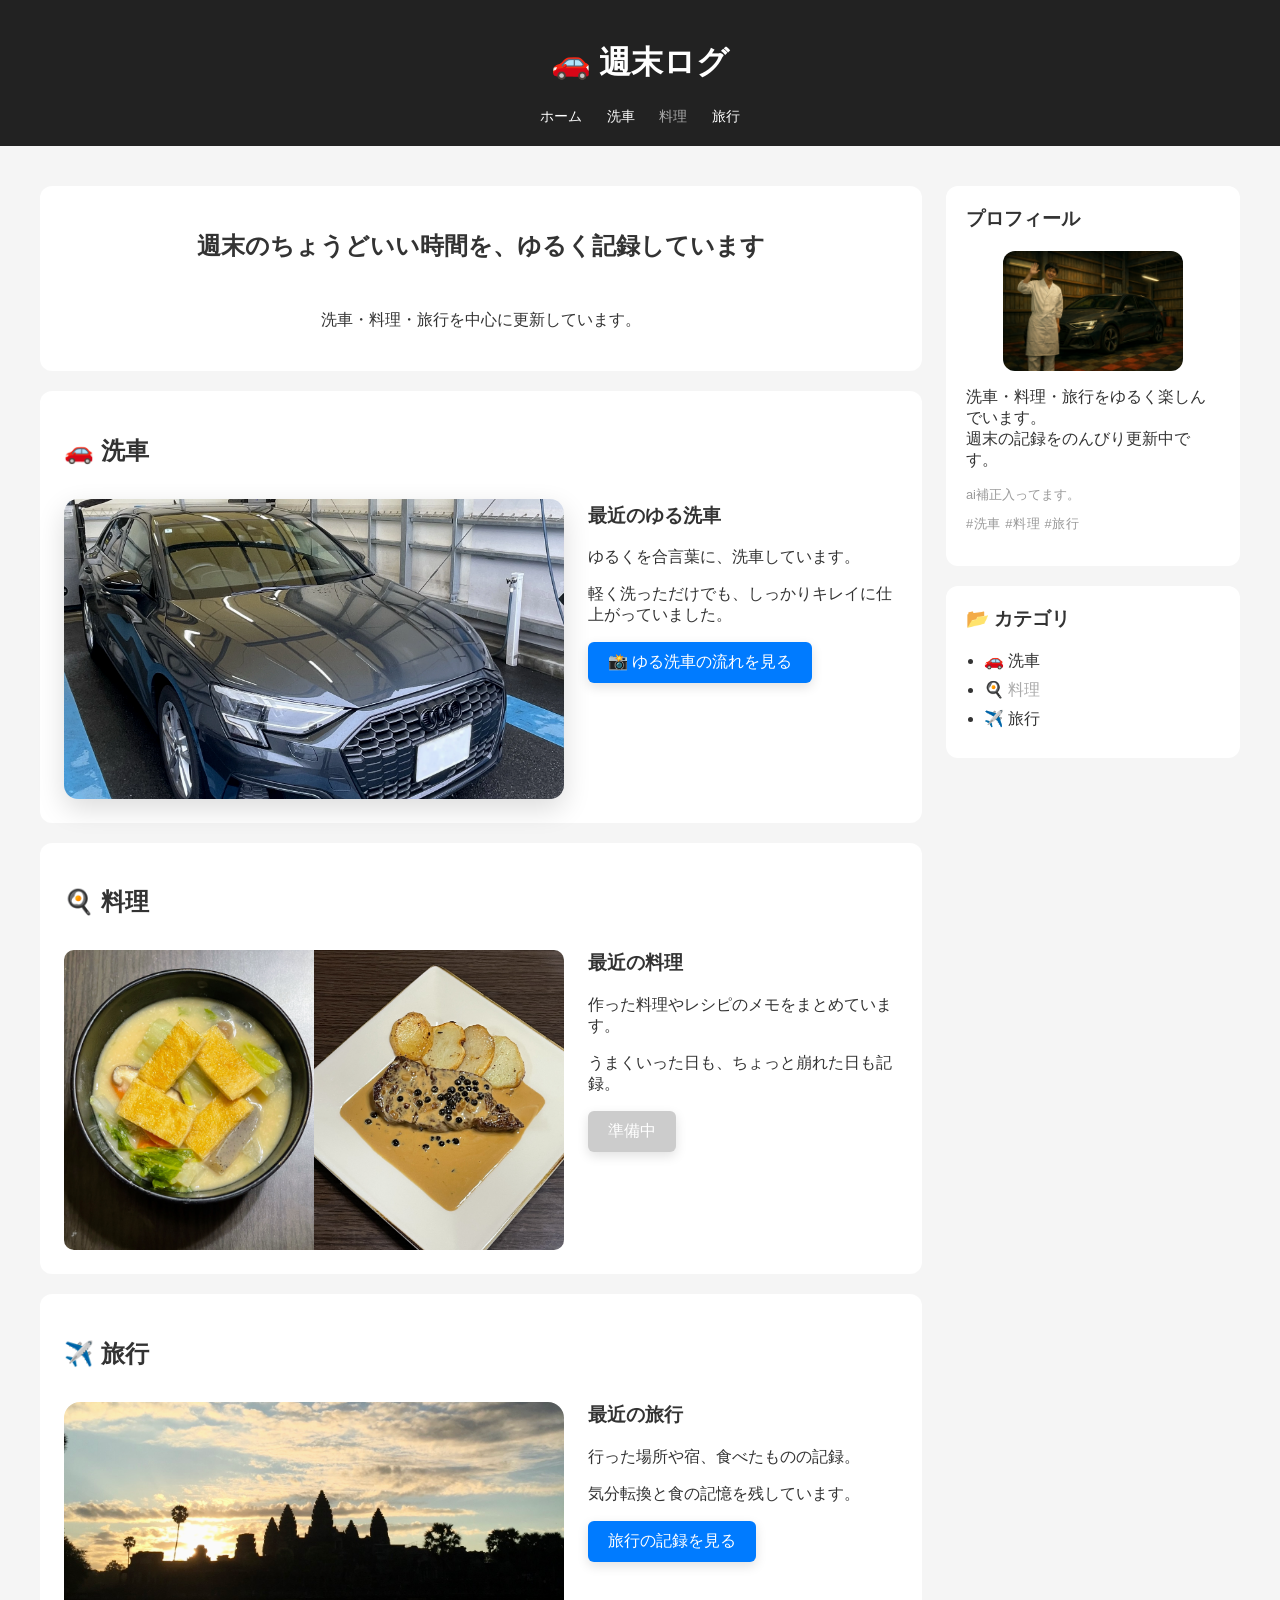
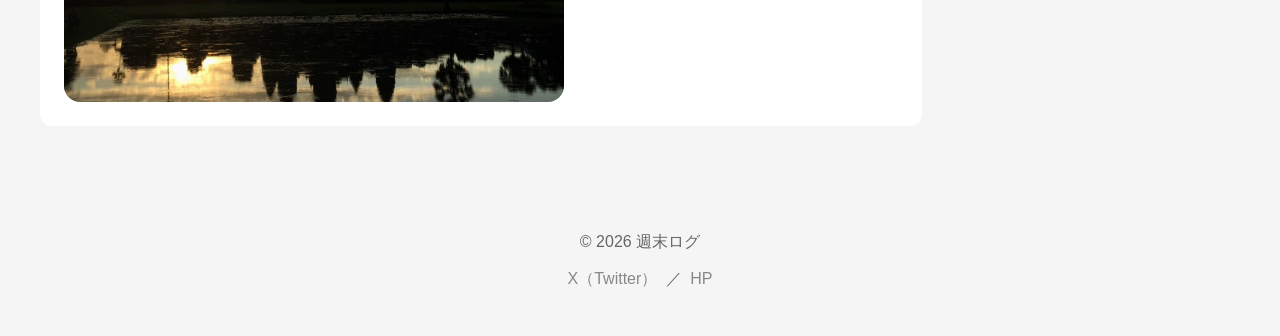
<file: index.html>
<!DOCTYPE html>
<html lang="ja">
<head>
  <meta charset="UTF-8">
  <meta name="viewport" content="width=device-width, initial-scale=1.0">
  <title>週末ログ | 洗車・料理・旅行</title>
  <meta property="og:title" content="週末ログ | 洗車・料理・旅行">
  <meta property="og:description" content="週末のちょうどいい時間を、ゆるく記録しています">
  <meta property="og:image" content="https://tomo3mayu3-boop.github.io/homepage/images/travel/travel1.webp">
  <meta property="og:url" content="https://tomo3mayu3-boop.github.io/homepage/">
  <link rel="stylesheet" href="style.css">
</head>
<body>

  <header>
    <h1>🚗 週末ログ</h1>
    <nav>
  <a href="index.html">ホーム</a>
  <a href="carwash.html">洗車</a>
  <span class="category disabled">料理</span>
  <a href="travel.html">旅行</a>
</nav>    
  </header>

  <main class="layout">

    <div class="content">
      <section class="hero">
        <h2 class="hero-copy">週末のちょうどいい時間を、ゆるく記録しています</h2>
        <p>洗車・料理・旅行を中心に更新しています。</p>
      </section>

      <section id="carwash">
        <h2>🚗 洗車</h2>
       
<div class="article-row">
  <div class="mosaic-wrap">
    <img id="slideshow" src="images/car1.webp" alt="" class="photo">
    <div class="mosaic" id="mosaic"></div>
  </div>

  <div class="article-text">
    <h3>最近のゆる洗車</h3>
    <p>ゆるくを合言葉に、洗車しています。</p>
    <p>軽く洗っただけでも、しっかりキレイに仕上がっていました。</p>
    <a href="carwash.html" class="btn">
      📸 ゆる洗車の流れを見る
    </a>
  </div>
</div>
      </section>

      <section id="cooking">
  <h2>🍳 料理</h2>
<div class="article-row">
  <div class="mosaic-wrap cooking-split">
    <img src="cooking.jpg" alt="料理1">
    <img src="cooking2.jpg" alt="料理2">
  </div>

  <div class="article-text">
    <h3>最近の料理</h3>
    <p>作った料理やレシピのメモをまとめています。</p>
    <p>うまくいった日も、ちょっと崩れた日も記録。</p>
    <span class="btn disabled">準備中</span>
  </div>
</div>  
</section>

      <section id="travel">
        <h2>✈️ 旅行</h2>
        <div class="article-row">
          <img src="angkor.jpg" alt="アンコールワットの朝" class="photo travel-photo">
          <div class="article-text">
            <h3>最近の旅行</h3>
            <p>行った場所や宿、食べたものの記録。</p>
            <p>気分転換と食の記憶を残しています。</p>
            <a href="travel.html" class="btn">旅行の記録を見る</a>
          </div>
        </div>
      </section>
    </div>

    <aside class="sidebar">
      <div class="sidebar-box">
     <h3>プロフィール</h3>

  <img src="profile-car.jpg" class="profile-img">
  <p>
  洗車・料理・旅行をゆるく楽しんでいます。<br>
  週末の記録をのんびり更新中です。
  </p>

  <p class="ai-note">
  ai補正入ってます。
  </p>

  <p class="profile-tags">
  #洗車 #料理 #旅行
  </p>
</div>

      <div class="sidebar-box">
        <h3>📂 カテゴリ</h3>
        <ul>
          <li><a href="carwash.html">🚗 洗車</a></li>
          <li><span class="category disabled">🍳 料理</span></li>
          <li><a href="travel.html">✈️ 旅行</a></li>        
        </ul>
      </div>
    </aside>

  </main>

  <footer>
    <p>© 2026 週末ログ</p>
    <p>
      <a href="https://x.com/potato_weekend" target="_blank" rel="noopener noreferrer">X（Twitter）</a>
      ／
      <a href="https://tomo3mayu3-boop.github.io/homepage/" target="_blank" rel="noopener noreferrer">HP</a>
    </p>
  </footer>

  <script src="script.js"></script>
</body>
</html>
</file>
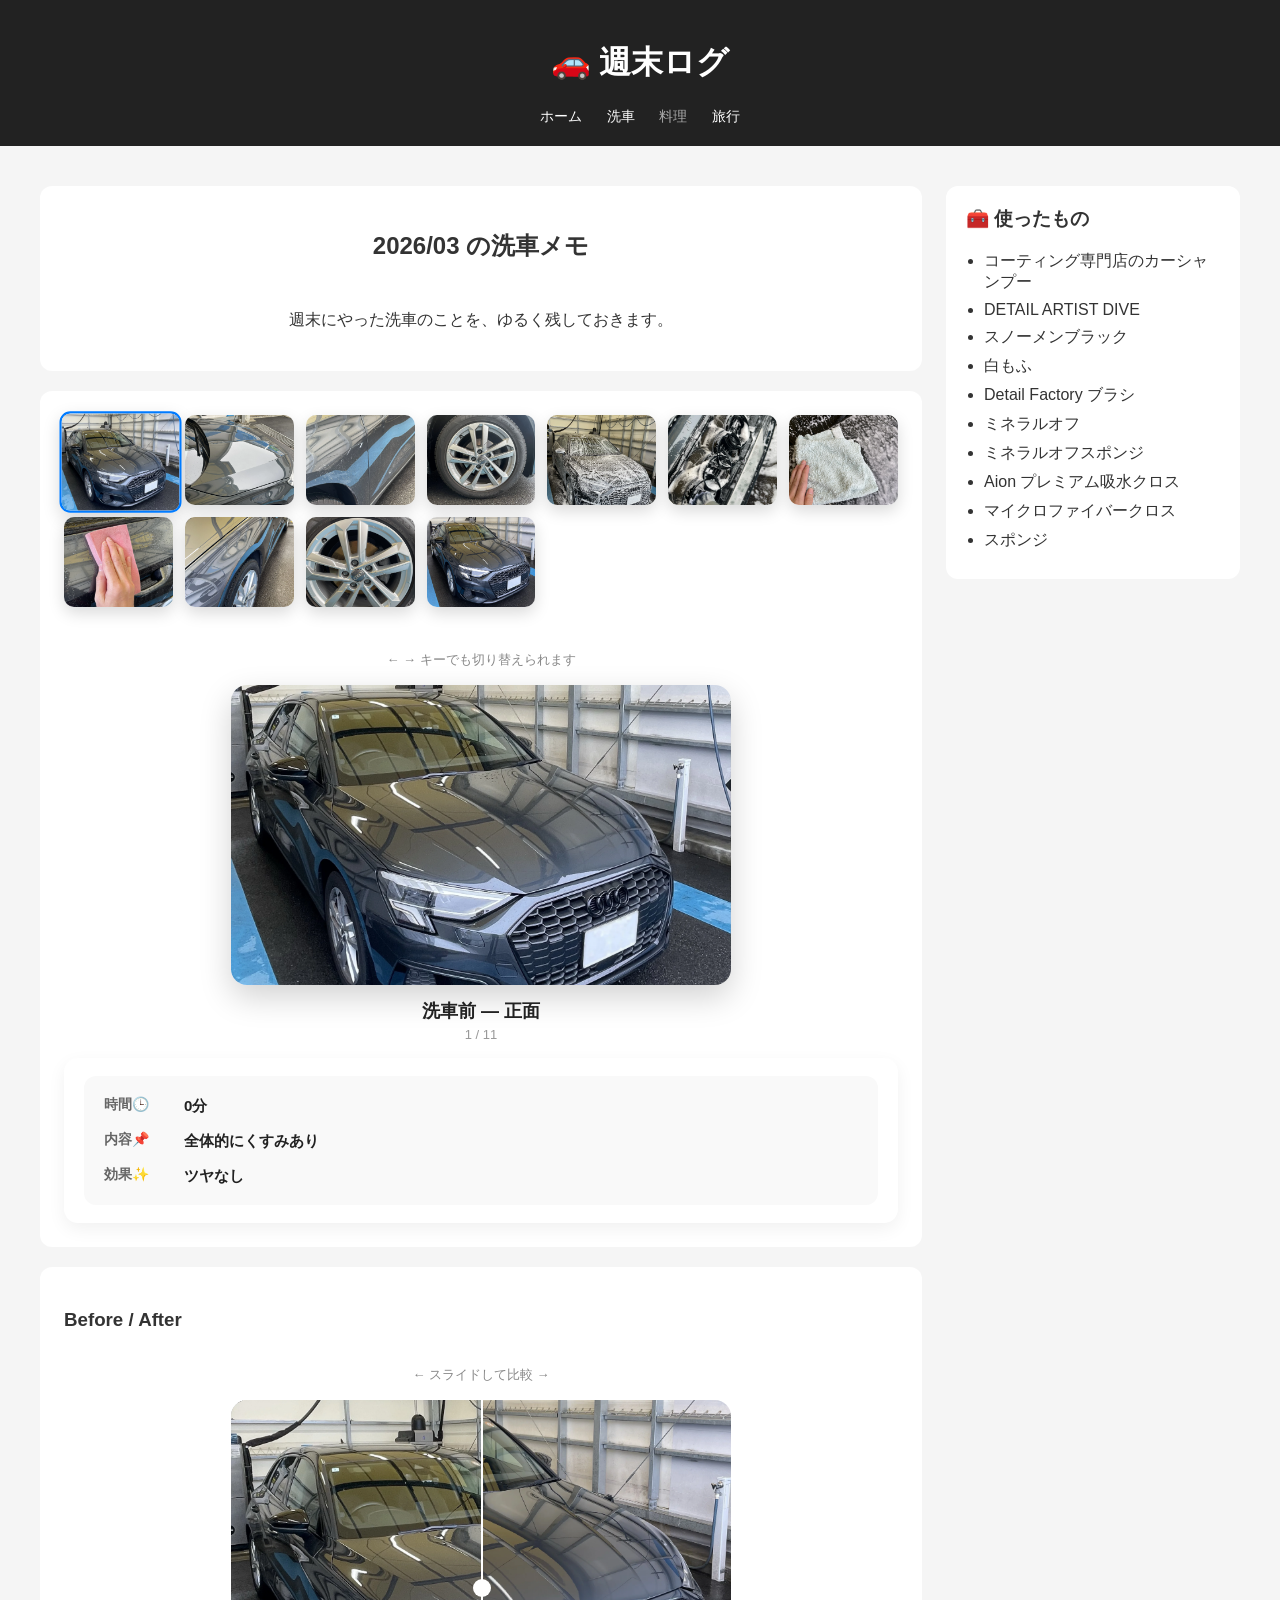
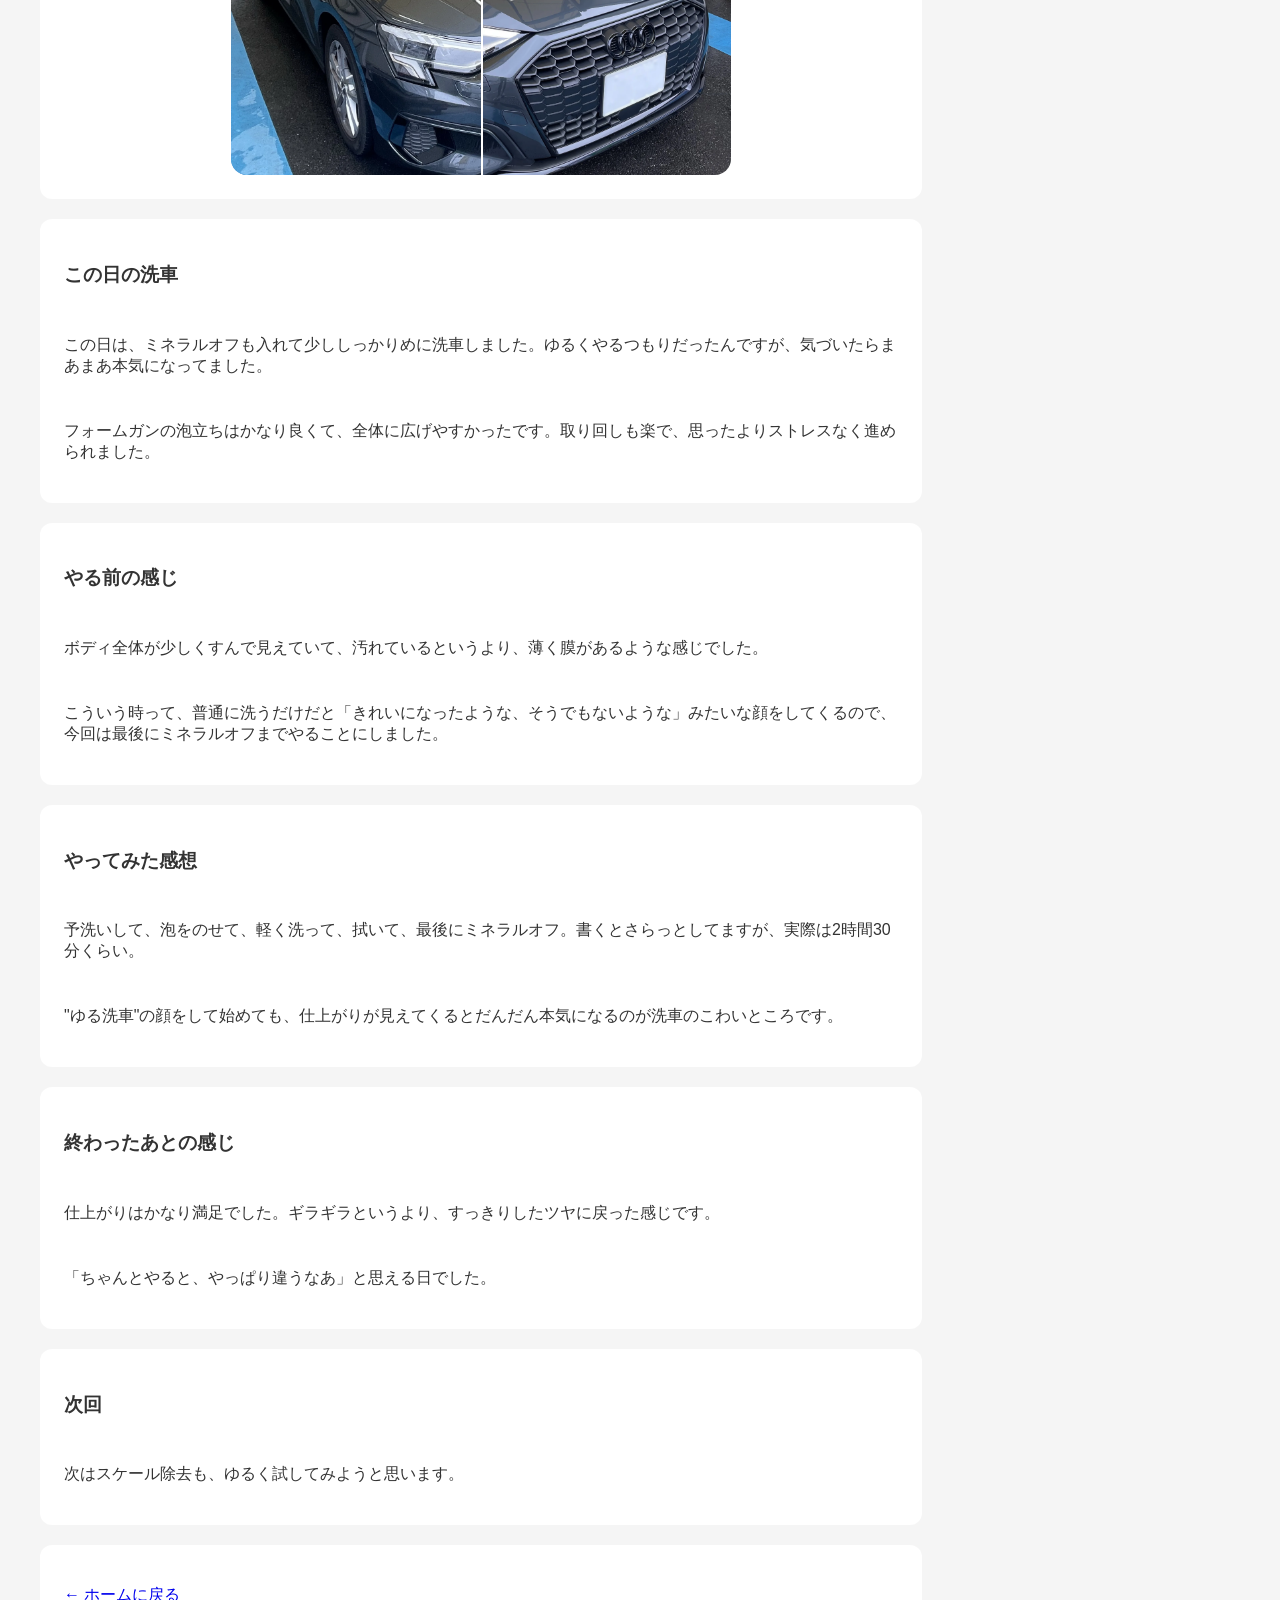
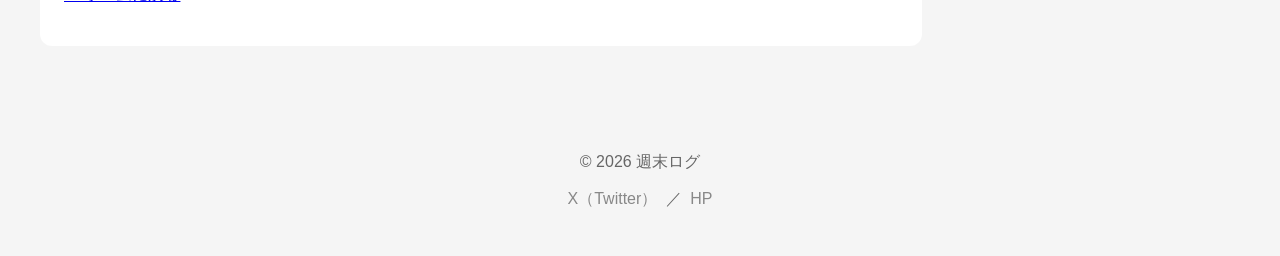
<file: carwash-1.html>
<!DOCTYPE html>
<html lang="ja">
<head>
  <meta charset="UTF-8">
  <meta name="viewport" content="width=device-width, initial-scale=1.0">
  <title>2026/03 の洗車メモ | 週末ログ</title>
  <meta name="description" content="2026年3月のセルフ洗車記録。フォームガン、ミネラルオフを使った2時間30分のゆる洗車レポート。">
  <meta property="og:title" content="2026/03 の洗車メモ | 週末ログ">
  <meta property="og:description" content="週末にゆるくやった洗車の記録です。">
  <meta property="og:image" content="https://tomo3mayu3-boop.github.io/homepage/images/car11.webp">
  <meta property="og:url" content="https://tomo3mayu3-boop.github.io/homepage/carwash-1.html">
  <link rel="stylesheet" href="style.css">
</head>
<body>

<header>
  <h1>🚗 週末ログ</h1>
<nav>
  <a href="index.html">ホーム</a>
  <a href="carwash.html">洗車</a>
  <span class="category disabled">料理</span>
  <a href="travel.html">旅行</a>
</nav>
</header>

<main class="layout">
  <div class="content">

    <section class="hero">
      <h2>2026/03 の洗車メモ</h2>
      <p>週末にやった洗車のことを、ゆるく残しておきます。</p>
    </section>

    <section>
      <div class="gallery">

        <img src="images/car1.webp" class="thumb"
             data-label="洗車前 — 正面"
             data-time="0分"
             data-item="全体的にくすみあり"
             data-effect="ツヤなし">

        <img src="images/car2.webp" class="thumb"
             data-label="洗車前 — 斜め"
             data-time="5分"
             data-item="汚れが目立つ"
             data-effect="反射イマイチ">

        <img src="images/car3.webp" class="thumb"
             data-label="洗車前 — 横"
             data-time="5分"
             data-item="横も確認"
             data-effect="濃色車は目立つ">

        <img src="images/car4.webp" class="thumb"
             data-label="洗車前 — ホイール"
             data-time="5分"
             data-item="名物"
             data-effect="ブレーキダスト">

        <img src="images/car5.webp" class="thumb"
             data-label="プレウォッシュ"
             data-time="5分"
             data-item="フォームガン使用"
             data-effect="泡立ち良好">

        <img src="images/car6.webp" class="thumb"
             data-label="エンブレム洗浄"
             data-time="5分"
             data-item="写ってないブラシで(笑)"
             data-effect="繊細に">

        <img src="images/car7.webp" class="thumb"
             data-label="白もふで"
             data-time="5分"
             data-item="なでるように"
             data-effect="優しく">

        <img src="images/car8.webp" class="thumb"
             data-label="スポンジで"
             data-time="15分"
             data-item="ミネラルオフ"
             data-effect="全体すっきり">

        <img src="images/car9.webp" class="thumb"
             data-label="仕上がり — 横"
             data-time="5分"
             data-item="最終確認"
             data-effect="仕上がり完了">

        <img src="images/car10.webp" class="thumb"
             data-label="仕上がり — ホイール"
             data-time="5分"
             data-item="サイド確認"
             data-effect="ツヤ復活">

        <img src="images/car11.webp" class="thumb"
             data-label="仕上がり — 正面"
             data-time="合計150分"
             data-item="最終確認"
             data-effect="完成">

      </div>

      <p class="key-hint">← → キーでも切り替えられます</p>

      <div id="viewer" class="viewer">
        <img id="mainImage" src="images/car1.webp" alt="洗車前 — 正面">
        <div id="info" class="info"></div>
        <div id="detail" class="detail"></div>
      </div>
    </section>

<section>
  <h3>Before / After</h3>
  <p class="key-hint">← スライドして比較 →</p>

  <div class="ba-container">
    <div class="ba-before-wrap">
      <img src="images/car1.webp" class="ba-before">
    </div>

    <img src="images/car11.webp" class="ba-after">

    <input type="range" min="0" max="100" value="50" class="ba-slider">
    <div class="ba-handle"></div>
  </div>
</section>

    <section>
      <h3>この日の洗車</h3>
      <p>この日は、ミネラルオフも入れて少ししっかりめに洗車しました。ゆるくやるつもりだったんですが、気づいたらまあまあ本気になってました。</p>
      <p>フォームガンの泡立ちはかなり良くて、全体に広げやすかったです。取り回しも楽で、思ったよりストレスなく進められました。</p>
    </section>


    <section>
      <h3>やる前の感じ</h3>
      <p>ボディ全体が少しくすんで見えていて、汚れているというより、薄く膜があるような感じでした。</p>
      <p>こういう時って、普通に洗うだけだと「きれいになったような、そうでもないような」みたいな顔をしてくるので、今回は最後にミネラルオフまでやることにしました。</p>
    </section>

    <section>
      <h3>やってみた感想</h3>
      <p>予洗いして、泡をのせて、軽く洗って、拭いて、最後にミネラルオフ。書くとさらっとしてますが、実際は2時間30分くらい。</p>
      <p>"ゆる洗車"の顔をして始めても、仕上がりが見えてくるとだんだん本気になるのが洗車のこわいところです。</p>
    </section>

    <section>
      <h3>終わったあとの感じ</h3>
      <p>仕上がりはかなり満足でした。ギラギラというより、すっきりしたツヤに戻った感じです。</p>
      <p>「ちゃんとやると、やっぱり違うなあ」と思える日でした。</p>
    </section>

    <section>
    <h3>次回</h3>
    <p>次はスケール除去も、ゆるく試してみようと思います。</p>
</section>

    <section>
      <p><a href="index.html">← ホームに戻る</a></p>
    </section>

  </div>

  <aside class="sidebar">
    <div class="sidebar-box">
      <h3>🧰 使ったもの</h3>
      <ul>
        <li>コーティング専門店のカーシャンプー</li>
        <li>DETAIL ARTIST DIVE </li>
        <li>スノーメンブラック</li>
        <li>白もふ</li>
        <li>Detail Factory ブラシ</li>
        <li>ミネラルオフ</li>
        <li>ミネラルオフスポンジ</li>
        <li>Aion プレミアム吸水クロス</li>
        <li>マイクロファイバークロス</li>
        <li>スポンジ</li>
      </ul>
    </div>
  </aside>
</main>

<footer>
  <p>© 2026 週末ログ</p>
  <p>
    <a href="https://x.com/potato_weekend" target="_blank" rel="noopener noreferrer">X（Twitter）</a>
    ／
    <a href="https://tomo3mayu3-boop.github.io/homepage/" target="_blank" rel="noopener noreferrer">HP</a>
  </p>
</footer>

<script src="carwash-detail.js"></script>
<script>
  const baSlider = document.querySelector('.ba-slider');
  const baBeforeWrap = document.querySelector('.ba-before-wrap');
  const baBeforeImg = document.querySelector('.ba-before');
  const baHandle = document.querySelector('.ba-handle');
  const baContainer = document.querySelector('.ba-container');

  if (baSlider && baBeforeWrap && baHandle && baContainer) {
    const updateBeforeAfter = () => {
      const value = baSlider.value + '%';
      baBeforeWrap.style.width = value;
      baHandle.style.left = value;
      baBeforeImg.style.width = baContainer.offsetWidth + 'px';
    };

    baSlider.addEventListener('input', updateBeforeAfter);
    window.addEventListener('load', updateBeforeAfter);
    window.addEventListener('resize', updateBeforeAfter);
  }
</script>

</body>
</html>
</file>
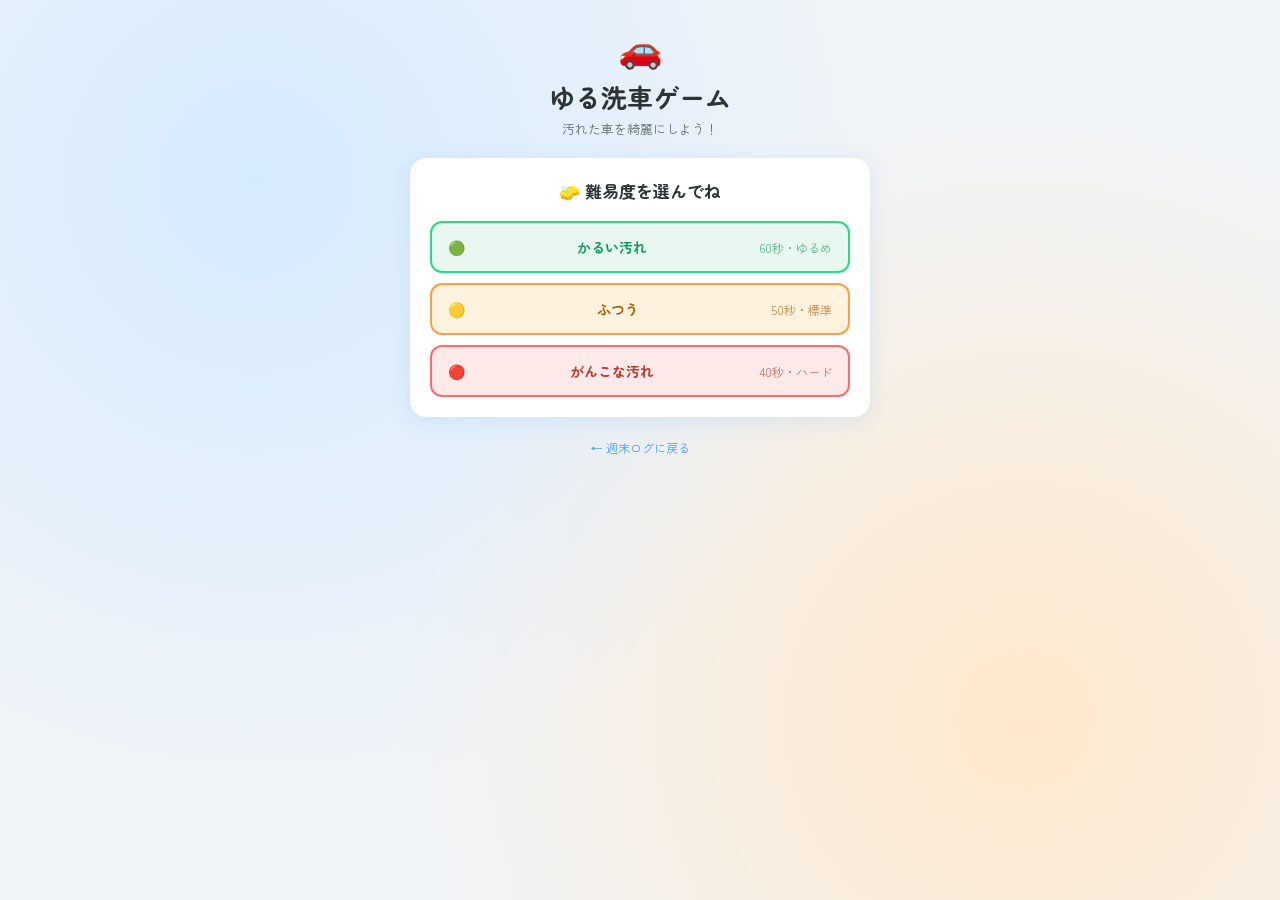
<file: carwash-game-v2.html>
<!DOCTYPE html>
<html lang="ja">
<head>
<meta charset="UTF-8">
<meta name="viewport" content="width=device-width, initial-scale=1.0, user-scalable=no">
<title>ゆる洗車ゲーム | 週末ログ</title>
<style>
  @import url('https://fonts.googleapis.com/css2?family=Zen+Maru+Gothic:wght@400;700&display=swap');
  :root {
    --bg: #f0f4f8;
    --card: #ffffff;
    --primary: #4a9eff;
    --primary-dark: #2d7dd2;
    --foam: #e8f4fd;
    --foam-dark: #b8dcf8;
    --accent: #ff9f43;
    --green: #26de81;
    --red: #ff6b6b;
    --text: #2d3436;
    --text-muted: #636e72;
    --shadow: 0 4px 20px rgba(74,158,255,0.15);
    --radius: 16px;
  }
  * { box-sizing: border-box; margin: 0; padding: 0; }
  body {
    font-family: 'Zen Maru Gothic', sans-serif;
    background: var(--bg);
    min-height: 100vh;
    display: flex;
    flex-direction: column;
    align-items: center;
    padding: 20px 16px;
    background-image: radial-gradient(circle at 20% 20%, #d6eaff 0%, transparent 50%),
                      radial-gradient(circle at 80% 80%, #ffe8cc 0%, transparent 50%);
  }
  .header { text-align: center; margin-bottom: 20px; }
  .header h1 { font-size: 26px; font-weight: 700; color: var(--text); }
  .header p { font-size: 13px; color: var(--text-muted); margin-top: 4px; }
  .car-icon { font-size: 36px; display: block; margin-bottom: 6px; }

  .card {
    background: var(--card);
    border-radius: var(--radius);
    box-shadow: var(--shadow);
    padding: 20px;
    width: 100%;
    max-width: 460px;
    margin-bottom: 14px;
  }

  /* 難易度選択 */
  #difficulty-screen .title { font-size: 17px; font-weight: 700; text-align: center; margin-bottom: 18px; color: var(--text); }
  .diff-buttons { display: flex; flex-direction: column; gap: 10px; }
  .diff-btn {
    padding: 14px 16px; border-radius: 12px; border: 2px solid transparent;
    cursor: pointer; font-family: inherit; font-size: 14px; font-weight: 700;
    transition: all 0.2s; display: flex; align-items: center; gap: 10px;
  }
  .diff-btn .diff-label { flex: 1; }
  .diff-btn .diff-clicks { font-size: 12px; font-weight: 400; opacity: 0.7; }
  .diff-btn.easy   { background: #e8f8f0; border-color: #26de81; color: #1a9e5e; }
  .diff-btn.normal { background: #fff3e0; border-color: var(--accent); color: #b35c00; }
  .diff-btn.hard   { background: #ffeaea; border-color: var(--red); color: #c0392b; }
  .diff-btn:hover  { transform: translateY(-2px); box-shadow: 0 4px 12px rgba(0,0,0,0.1); }

  /* ゲーム画面 */
  #game-screen { display: none; }
  .status-bar { display: flex; justify-content: space-between; align-items: center; margin-bottom: 14px; }
  .timer-box {
    background: var(--foam); border-radius: 10px; padding: 7px 14px;
    font-size: 22px; font-weight: 700; color: var(--primary-dark);
    min-width: 72px; text-align: center; transition: background 0.3s;
  }
  .timer-box.danger { background: #ffeaea; color: var(--red); animation: pulse 0.5s infinite; }
  @keyframes pulse { 0%,100%{transform:scale(1)} 50%{transform:scale(1.05)} }
  .combo-box {
    font-size: 13px; font-weight: 700; color: var(--accent); background: #fff3e0;
    border-radius: 10px; padding: 7px 12px; min-width: 72px; text-align: center;
  }

  /* ゲージ */
  .gauge-label { font-size: 12px; color: var(--text-muted); margin-bottom: 5px; display: flex; justify-content: space-between; }
  .gauge-track { background: var(--foam); border-radius: 50px; height: 16px; overflow: hidden; margin-bottom: 14px; border: 2px solid var(--foam-dark); }
  .gauge-fill {
    height: 100%; background: linear-gradient(90deg, var(--primary), #74c0fc);
    border-radius: 50px; width: 0%; transition: width 0.1s ease;
  }

  /* Canvasコンテナ */
  .canvas-wrap {
    position: relative; border-radius: 12px; overflow: hidden;
    margin-bottom: 14px; cursor: crosshair;
    box-shadow: 0 2px 12px rgba(0,0,0,0.15);
    touch-action: none;
  }
  #dirty-img, #clean-canvas, #mask-canvas {
    position: absolute; top: 0; left: 0; width: 100%; height: 100%;
  }
  #dirty-img { display: block; width: 100%; height: auto; border-radius: 12px; }
  #clean-canvas { border-radius: 12px; }
  #mask-canvas { display: none; }

  /* ヒント */
  .hint-bar {
    text-align: center; font-size: 13px; color: var(--text-muted);
    background: var(--foam); border-radius: 10px; padding: 8px;
    margin-bottom: 14px;
  }

  /* ベストタイム */
  .best-time-box { background: var(--foam); border-radius: 12px; padding: 12px; font-size: 12px; color: var(--text-muted); }
  .best-time-box .label { font-weight: 700; color: var(--text); margin-bottom: 6px; }
  .best-time-list { display: flex; flex-direction: column; gap: 3px; }
  .best-time-item { display: flex; justify-content: space-between; }
  .best-time-item .val { font-weight: 700; color: var(--primary-dark); }

  /* 結果 */
  #result-screen { display: none; text-align: center; }
  .result-icon { font-size: 44px; margin-bottom: 8px; display: block; }
  .result-title { font-size: 20px; font-weight: 700; margin-bottom: 6px; }
  .result-time { font-size: 34px; font-weight: 700; color: var(--primary-dark); margin-bottom: 4px; }
  .result-sub { font-size: 13px; color: var(--text-muted); margin-bottom: 6px; }
  .result-best { font-size: 13px; color: var(--accent); font-weight: 700; margin-bottom: 18px; }
  .result-img-wrap { display: flex; gap: 10px; margin-bottom: 18px; }
  .result-img-wrap img { width: 50%; border-radius: 10px; }

  .btn { display: inline-block; padding: 12px 24px; border-radius: 50px; border: none; cursor: pointer; font-family: inherit; font-size: 14px; font-weight: 700; transition: all 0.2s; }
  .btn-primary { background: var(--primary); color: #fff; }
  .btn-primary:hover { background: var(--primary-dark); transform: translateY(-2px); }
  .btn-back { background: var(--bg); color: var(--text-muted); font-size: 12px; padding: 10px 20px; }
  .btns { display: flex; flex-direction: column; gap: 10px; align-items: center; }

  .footer { font-size: 12px; color: var(--text-muted); text-align: center; margin-top: 8px; }
  .footer a { color: var(--primary); text-decoration: none; }
</style>
</head>
<body>

<div class="header">
  <span class="car-icon">🚗</span>
  <h1>ゆる洗車ゲーム</h1>
  <p>汚れた車を綺麗にしよう！</p>
</div>

<!-- 難易度選択 -->
<div class="card" id="difficulty-screen">
  <div class="title">🧽 難易度を選んでね</div>
  <div class="diff-buttons">
    <button class="diff-btn easy"   onclick="startGame('easy')">  <span>🟢</span><span class="diff-label">かるい汚れ</span>  <span class="diff-clicks">60秒・ゆるめ</span></button>
    <button class="diff-btn normal" onclick="startGame('normal')"><span>🟡</span><span class="diff-label">ふつう</span>      <span class="diff-clicks">50秒・標準</span></button>
    <button class="diff-btn hard"   onclick="startGame('hard')">  <span>🔴</span><span class="diff-label">がんこな汚れ</span><span class="diff-clicks">40秒・ハード</span></button>
  </div>
</div>

<!-- ゲーム画面 -->
<div class="card" id="game-screen">
  <div class="status-bar">
    <div>
      <div style="font-size:10px;color:var(--text-muted);margin-bottom:2px;">残り時間</div>
      <div class="timer-box" id="timer">60</div>
    </div>
    <div style="text-align:center">
      <div style="font-size:10px;color:var(--text-muted);margin-bottom:2px;">きれい度</div>
      <div id="clean-pct" style="font-weight:700;font-size:18px;color:var(--green)">0%</div>
    </div>
    <div style="text-align:right">
      <div style="font-size:10px;color:var(--text-muted);margin-bottom:2px;">コンボ</div>
      <div class="combo-box" id="combo-display">x1</div>
    </div>
  </div>

  <div class="gauge-label">
    <span>🫧 洗浄進捗</span>
    <span id="pct-text">0%</span> / <span id="goal-text">--%</span>
  </div>
  <div class="gauge-track">
    <div class="gauge-fill" id="gauge-fill"></div>
  </div>

  <!-- 洗車Canvas -->
  <div class="canvas-wrap" id="canvas-wrap">
    <img id="dirty-img" alt="汚れた車">
    <canvas id="clean-canvas"></canvas>
    <canvas id="mask-canvas"></canvas>
  </div>

  <div class="hint-bar" id="hint-bar">👆 車をこすって汚れを落とそう！</div>

  <div class="best-time-box">
    <div class="label">🏆 ベストタイム</div>
    <div class="best-time-list">
      <div class="best-time-item"><span>かるい汚れ</span><span class="val" id="best-easy">-</span></div>
      <div class="best-time-item"><span>ふつう</span>    <span class="val" id="best-normal">-</span></div>
      <div class="best-time-item"><span>がんこな汚れ</span><span class="val" id="best-hard">-</span></div>
    </div>
  </div>
</div>

<!-- 結果画面 -->
<div class="card" id="result-screen">
  <span class="result-icon" id="result-icon">🎉</span>
  <div class="result-title" id="result-title">クリア！</div>
  <div class="result-time" id="result-time">--.-秒</div>
  <div class="result-sub" id="result-sub"></div>
  <div class="result-best" id="result-best"></div>
  <div class="btns">
    <button class="btn btn-primary" onclick="restartSameDiff()">🔄 もう一回</button>
    <button class="btn btn-back" onclick="goToSelect()">← 難易度を選び直す</button>
  </div>
</div>

<div class="footer"><a href="index.html">← 週末ログに戻る</a></div>

<script>
// ===== 画像データ（Base64埋め込み） =====
// 差し替えたい場合は以下の文字列を新しい画像のbase64に変更してください
const DIRTY_IMG_SRC = '[data-uri]';
const CLEAN_IMG_SRC = '[data-uri]';

// ===== 設定 =====
const DIFFICULTY_CONFIG = {
  easy:   { label: 'かるい汚れ', timeLimit: 60, goalPct: 70, brushMin: 40, brushMax: 70 },
  normal: { label: 'ふつう',     timeLimit: 50, goalPct: 80, brushMin: 30, brushMax: 55 },
  hard:   { label: 'がんこな汚れ', timeLimit: 40, goalPct: 85, brushMin: 20, brushMax: 40 },
};
const STORAGE_KEY = 'carwashGameV2_bestTimes';

// ===== 状態 =====
let currentDiff   = 'normal';
let timeLimit     = 60;
let timeLeft      = 60;
let startTime     = null;
let timerInterval = null;
let goalPct       = 80;
let cleanedPct    = 0;
let isDrawing     = false;
let comboCount    = 1;
let lastClickTime = 0;
let comboResetTimer = null;

// Canvas関連
let maskCtx   = null;
let cleanCtx  = null;
let cleanImg  = new Image();
let dirtyImg  = new Image();
let maskData  = null; // Uint8Array: 1=汚れ, 0=きれい
let totalDirtyPixels = 0;
let cleanedPixels    = 0;

// ===== 初期化 =====
window.addEventListener('DOMContentLoaded', () => {
  updateBestTimeDisplay();
  // 画像を事前ロード
  dirtyImg.src = DIRTY_IMG_SRC;
  cleanImg.src = CLEAN_IMG_SRC;
});

// ===== ベストタイム =====
function getBestTimes() {
  try { return JSON.parse(localStorage.getItem(STORAGE_KEY)) || {}; } catch(e) { return {}; }
}
function saveBestTime(diff, time) {
  const bests = getBestTimes();
  if (!bests[diff] || time < bests[diff]) { bests[diff] = time; localStorage.setItem(STORAGE_KEY, JSON.stringify(bests)); return true; }
  return false;
}
function updateBestTimeDisplay() {
  const bests = getBestTimes();
  const keys = { easy: 'best-easy', normal: 'best-normal', hard: 'best-hard' };
  for (const [diff, id] of Object.entries(keys)) {
    document.getElementById(id).textContent = bests[diff] != null ? bests[diff].toFixed(1) + '秒' : '-';
  }
}

// ===== ゲーム開始 =====
function startGame(diff) {
  currentDiff = diff;
  const cfg   = DIFFICULTY_CONFIG[diff];
  timeLimit   = cfg.timeLimit;
  goalPct     = cfg.goalPct;
  timeLeft    = timeLimit;
  cleanedPct  = 0;
  cleanedPixels = 0;
  comboCount  = 1;
  lastClickTime = 0;

  document.getElementById('difficulty-screen').style.display = 'none';
  document.getElementById('result-screen').style.display     = 'none';
  document.getElementById('game-screen').style.display       = 'block';

  document.getElementById('timer').textContent          = timeLimit;
  document.getElementById('timer').classList.remove('danger');
  document.getElementById('clean-pct').textContent      = '0%';
  document.getElementById('pct-text').textContent       = '0%';
  document.getElementById('goal-text').textContent      = goalPct + '%';
  document.getElementById('gauge-fill').style.width     = '0%';
  document.getElementById('combo-display').textContent  = 'x1';
  document.getElementById('hint-bar').textContent       = '👆 車をこすって汚れを落とそう！';

  updateBestTimeDisplay();
  initCanvas(cfg);
}

// ===== Canvas初期化 =====
function initCanvas(cfg) {
  const wrap       = document.getElementById('canvas-wrap');
  const dirtyEl    = document.getElementById('dirty-img');
  const cleanCanvas= document.getElementById('clean-canvas');
  const maskCanvas = document.getElementById('mask-canvas');

  // 汚れ画像セット
  dirtyEl.src = DIRTY_IMG_SRC;

  dirtyEl.onload = () => {
    const W = dirtyEl.naturalWidth;
    const H = dirtyEl.naturalHeight;

    // Canvas サイズ設定
    cleanCanvas.width  = W;
    cleanCanvas.height = H;
    maskCanvas.width   = W;
    maskCanvas.height  = H;

    // きれい画像を描画
    cleanCtx = cleanCanvas.getContext('2d');
    cleanCtx.drawImage(cleanImg, 0, 0, W, H);

    // マスク（全面汚れ=不透明）
    maskCtx = maskCanvas.getContext('2d');
    maskCtx.fillStyle = 'black';
    maskCtx.fillRect(0, 0, W, H);

    // cleanCanvasを全面不透明マスクで隠す（最初は汚れ画像が全面表示）
    cleanCtx.globalCompositeOperation = 'destination-in';
    cleanCtx.fillStyle = 'rgba(0,0,0,0)';
    cleanCtx.fillRect(0, 0, W, H);
    cleanCtx.globalCompositeOperation = 'source-over';

    // ピクセル追跡用
    totalDirtyPixels = W * H;
    cleanedPixels = 0;
    maskData = new Uint8Array(W * H); // 0=汚れ, 1=きれい

    // イベント登録
    registerEvents(cleanCanvas, W, H, cfg);

    startTime = Date.now();
    clearInterval(timerInterval);
    timerInterval = setInterval(tickTimer, 100);
  };
}

// ===== タッチ・マウスイベント登録 =====
function registerEvents(canvas, W, H, cfg) {
  // 既存リスナーをクリアするためcanvasを再利用
  const newCanvas = canvas.cloneNode(true);
  canvas.parentNode.replaceChild(newCanvas, canvas);

  const getPos = (e) => {
    const rect = newCanvas.getBoundingClientRect();
    const scaleX = W / rect.width;
    const scaleY = H / rect.height;
    if (e.touches) {
      return { x: (e.touches[0].clientX - rect.left) * scaleX, y: (e.touches[0].clientY - rect.top) * scaleY };
    }
    return { x: (e.clientX - rect.left) * scaleX, y: (e.clientY - rect.top) * scaleY };
  };

  const doWash = (e) => {
    if (timeLeft <= 0) return;
    e.preventDefault();
    const pos = getPos(e);
    wash(pos.x, pos.y, W, H, cfg);
  };

  newCanvas.addEventListener('mousedown',  (e) => { isDrawing = true;  doWash(e); });
  newCanvas.addEventListener('mousemove',  (e) => { if (isDrawing) doWash(e); });
  newCanvas.addEventListener('mouseup',    () => { isDrawing = false; });
  newCanvas.addEventListener('mouseleave', () => { isDrawing = false; });
  newCanvas.addEventListener('touchstart', (e) => { isDrawing = true;  doWash(e); }, { passive: false });
  newCanvas.addEventListener('touchmove',  (e) => { if (isDrawing) doWash(e); }, { passive: false });
  newCanvas.addEventListener('touchend',   () => { isDrawing = false; });
}

// ===== 洗車処理（Canvasマスク） =====
function wash(cx, cy, W, H, cfg) {
  // コンボ計算
  const now = Date.now();
  if (now - lastClickTime < 100) {
    comboCount = Math.min(comboCount + 0.1, 4);
  } else if (now - lastClickTime > 800) {
    comboCount = 1;
  }
  lastClickTime = now;
  clearTimeout(comboResetTimer);
  comboResetTimer = setTimeout(() => { comboCount = 1; updateComboDisplay(); }, 800);
  updateComboDisplay();

  // ブラシサイズ（コンボで少し大きく）
  const baseR = cfg.brushMin + Math.random() * (cfg.brushMax - cfg.brushMin);
  const r = baseR * (1 + (comboCount - 1) * 0.15);

  // cleanCanvasに円形で描画（destination-over使わずに直接）
  const ctx = cleanCtx;
  const canvas = document.getElementById('clean-canvas');

  // きれい画像を一時的に全部描画してからマスクで切り抜く方式
  // 代わりに：既存のcleanCanvasに直接きれい画像の円を描く
  ctx.save();
  ctx.globalCompositeOperation = 'source-over';
  ctx.beginPath();
  ctx.arc(cx, cy, r, 0, Math.PI * 2);
  ctx.clip();
  ctx.drawImage(cleanImg, 0, 0, W, H);
  ctx.restore();

  // ピクセル計算（簡易：円面積ベース）
  const newPixels = Math.PI * r * r;
  cleanedPixels = Math.min(cleanedPixels + newPixels * 0.7, totalDirtyPixels);
  cleanedPct = Math.min((cleanedPixels / totalDirtyPixels) * 100, 100);

  updateGauge();
  updateHint();

  // クリア判定
  if (cleanedPct >= goalPct) {
    clearInterval(timerInterval);
    const clearTime = (Date.now() - startTime) / 1000;
    endGame(true, clearTime);
  }
}

// ===== コンボ表示 =====
function updateComboDisplay() {
  const el = document.getElementById('combo-display');
  el.textContent = comboCount >= 2 ? 'x' + Math.floor(comboCount) + '🔥' : 'x1';
}

// ===== ゲージ更新 =====
function updateGauge() {
  const pct = Math.min(cleanedPct, 100);
  document.getElementById('gauge-fill').style.width = (pct / goalPct * 100) + '%';
  document.getElementById('clean-pct').textContent  = Math.floor(pct) + '%';
  document.getElementById('pct-text').textContent   = Math.floor(pct) + '%';
}

// ===== ヒント更新 =====
function updateHint() {
  const pct  = cleanedPct / goalPct;
  const el   = document.getElementById('hint-bar');
  if (pct < 0.3)      el.textContent = '👆 車をこすって汚れを落とそう！';
  else if (pct < 0.6) el.textContent = '✨ いい感じ！もっとこすって！';
  else if (pct < 0.9) el.textContent = '💪 もうすぐ！細かいところも！';
  else                el.textContent = '🎉 あと少し！！';
}

// ===== タイマー =====
function tickTimer() {
  const elapsed   = (Date.now() - startTime) / 1000;
  const remaining = Math.max(0, timeLimit - elapsed);
  timeLeft = remaining;
  const el = document.getElementById('timer');
  el.textContent = Math.ceil(remaining);
  if (remaining <= 10) el.classList.add('danger');
  if (remaining <= 0)  { clearInterval(timerInterval); endGame(false, null); }
}

// ===== ゲーム終了 =====
function endGame(isCleared, clearTime) {
  document.getElementById('game-screen').style.display  = 'none';
  document.getElementById('result-screen').style.display = 'block';
  const icon  = document.getElementById('result-icon');
  const title = document.getElementById('result-title');
  const time  = document.getElementById('result-time');
  const sub   = document.getElementById('result-sub');
  const best  = document.getElementById('result-best');
  if (isCleared) {
    const isNew = saveBestTime(currentDiff, clearTime);
    icon.textContent  = '🎉';
    title.textContent = '洗車完了！ピカピカ！';
    time.textContent  = clearTime.toFixed(1) + '秒';
    sub.textContent   = DIFFICULTY_CONFIG[currentDiff].label + ' • ' + Math.floor(cleanedPct) + '% 洗浄';
    best.textContent  = isNew ? '🏆 新記録！おめでとう！' : '';
  } else {
    icon.textContent  = '😅';
    title.textContent = 'タイムアップ！';
    time.textContent  = Math.floor(cleanedPct) + '% 洗浄';
    sub.textContent   = '目標 ' + goalPct + '% まで届かなかった…もう一回！';
    best.textContent  = '';
  }
}

function restartSameDiff() { startGame(currentDiff); }
function goToSelect() {
  clearInterval(timerInterval);
  document.getElementById('result-screen').style.display = 'none';
  document.getElementById('game-screen').style.display   = 'none';
  document.getElementById('difficulty-screen').style.display = 'block';
}
</script>
</body>
</html>
</file>
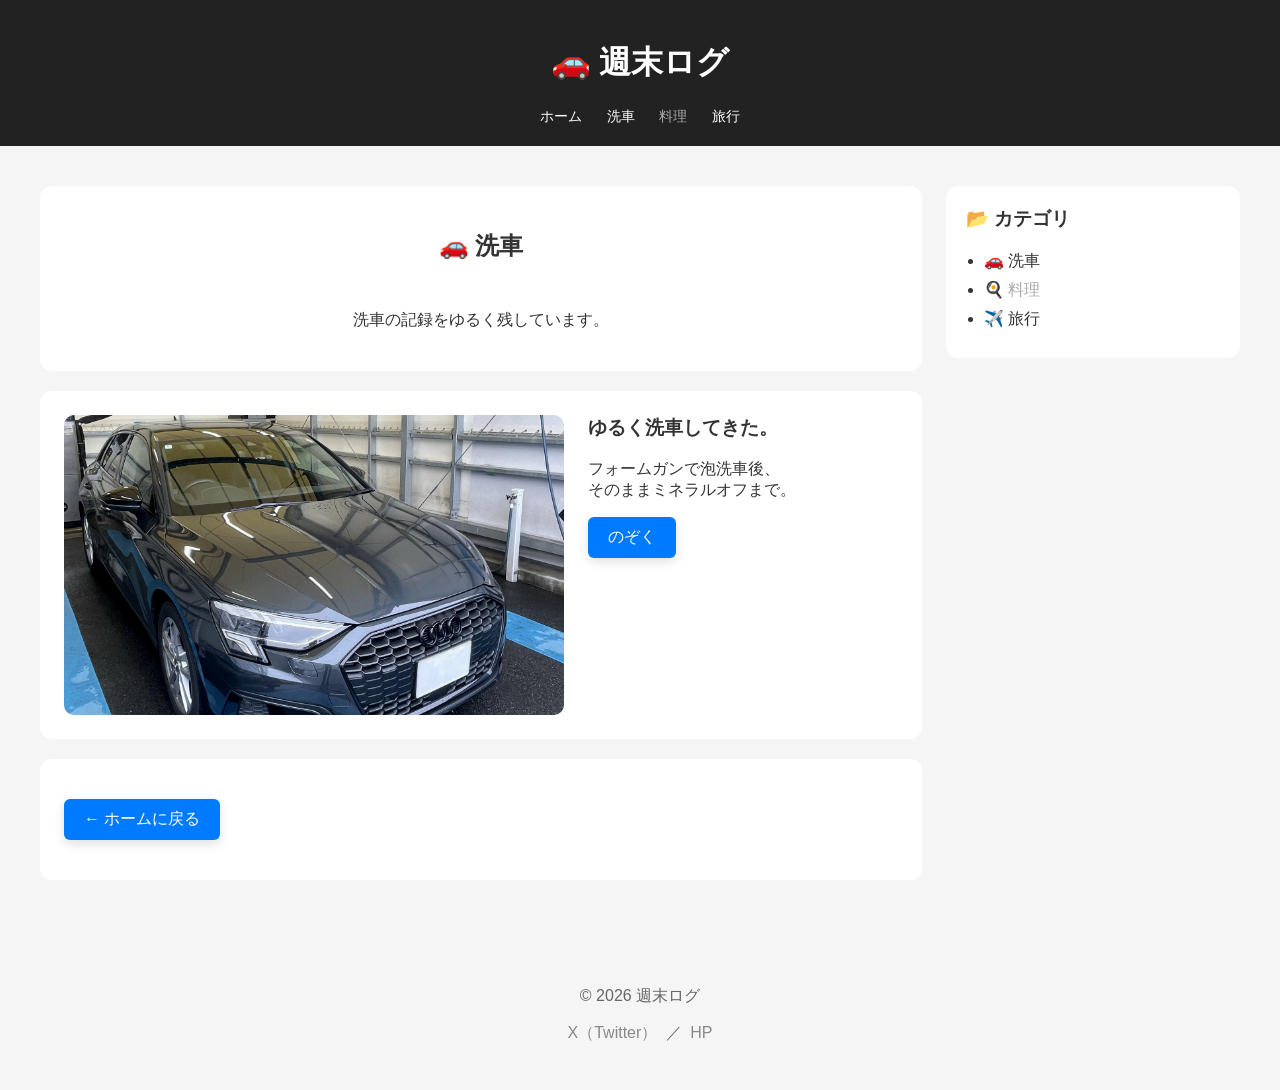
<file: carwash.html>
<!DOCTYPE html>
<html lang="ja">
<head>
  <meta charset="UTF-8">
  <meta name="viewport" content="width=device-width, initial-scale=1.0">
  <title>洗車記録 | 週末ログ</title>
  <link rel="stylesheet" href="style.css">
</head>
<body>

  <header>
    <h1>🚗 週末ログ</h1>
    <nav>
      <a href="index.html">ホーム</a>
      <a href="carwash.html">洗車</a>
      <span class="category disabled">料理</span>
      <a href="travel.html">旅行</a>
    </nav>
  </header>

  <main class="layout">
    <div class="content">

      <section class="hero">
        <h2>🚗 洗車</h2>
        <p>洗車の記録をゆるく残しています。</p>
      </section>

      <section>
        <div class="article-row">
          <img src="images/car1.webp" alt="洗車" class="photo">
          <div class="article-text">
            <h3>ゆるく洗車してきた。</h3>
            <p>フォームガンで泡洗車後、<br>
               そのままミネラルオフまで。</p>
            <a href="carwash-1.html" class="btn">のぞく</a>
          </div>
        </div>
      </section>

      <section>
        <p><a href="index.html" class="btn">← ホームに戻る</a></p>
      </section>

    </div>

    <aside class="sidebar">
      <div class="sidebar-box">
        <h3>📂 カテゴリ</h3>
        <ul>
          <li><a href="carwash.html">🚗 洗車</a></li>
          <li><span class="category disabled">🍳 料理</span></li>
          <li><a href="travel.html">✈️ 旅行</a></li>
        </ul>
      </div>
    </aside>
  </main>

  <footer>
    <p>© 2026 週末ログ</p>
    <p>
      <a href="https://x.com/potato_weekend" target="_blank" rel="noopener noreferrer">X（Twitter）</a>
      ／
      <a href="https://tomo3mayu3-boop.github.io/homepage/" target="_blank" rel="noopener noreferrer">HP</a>
    </p>
  </footer>

</body>
</html>
</file>
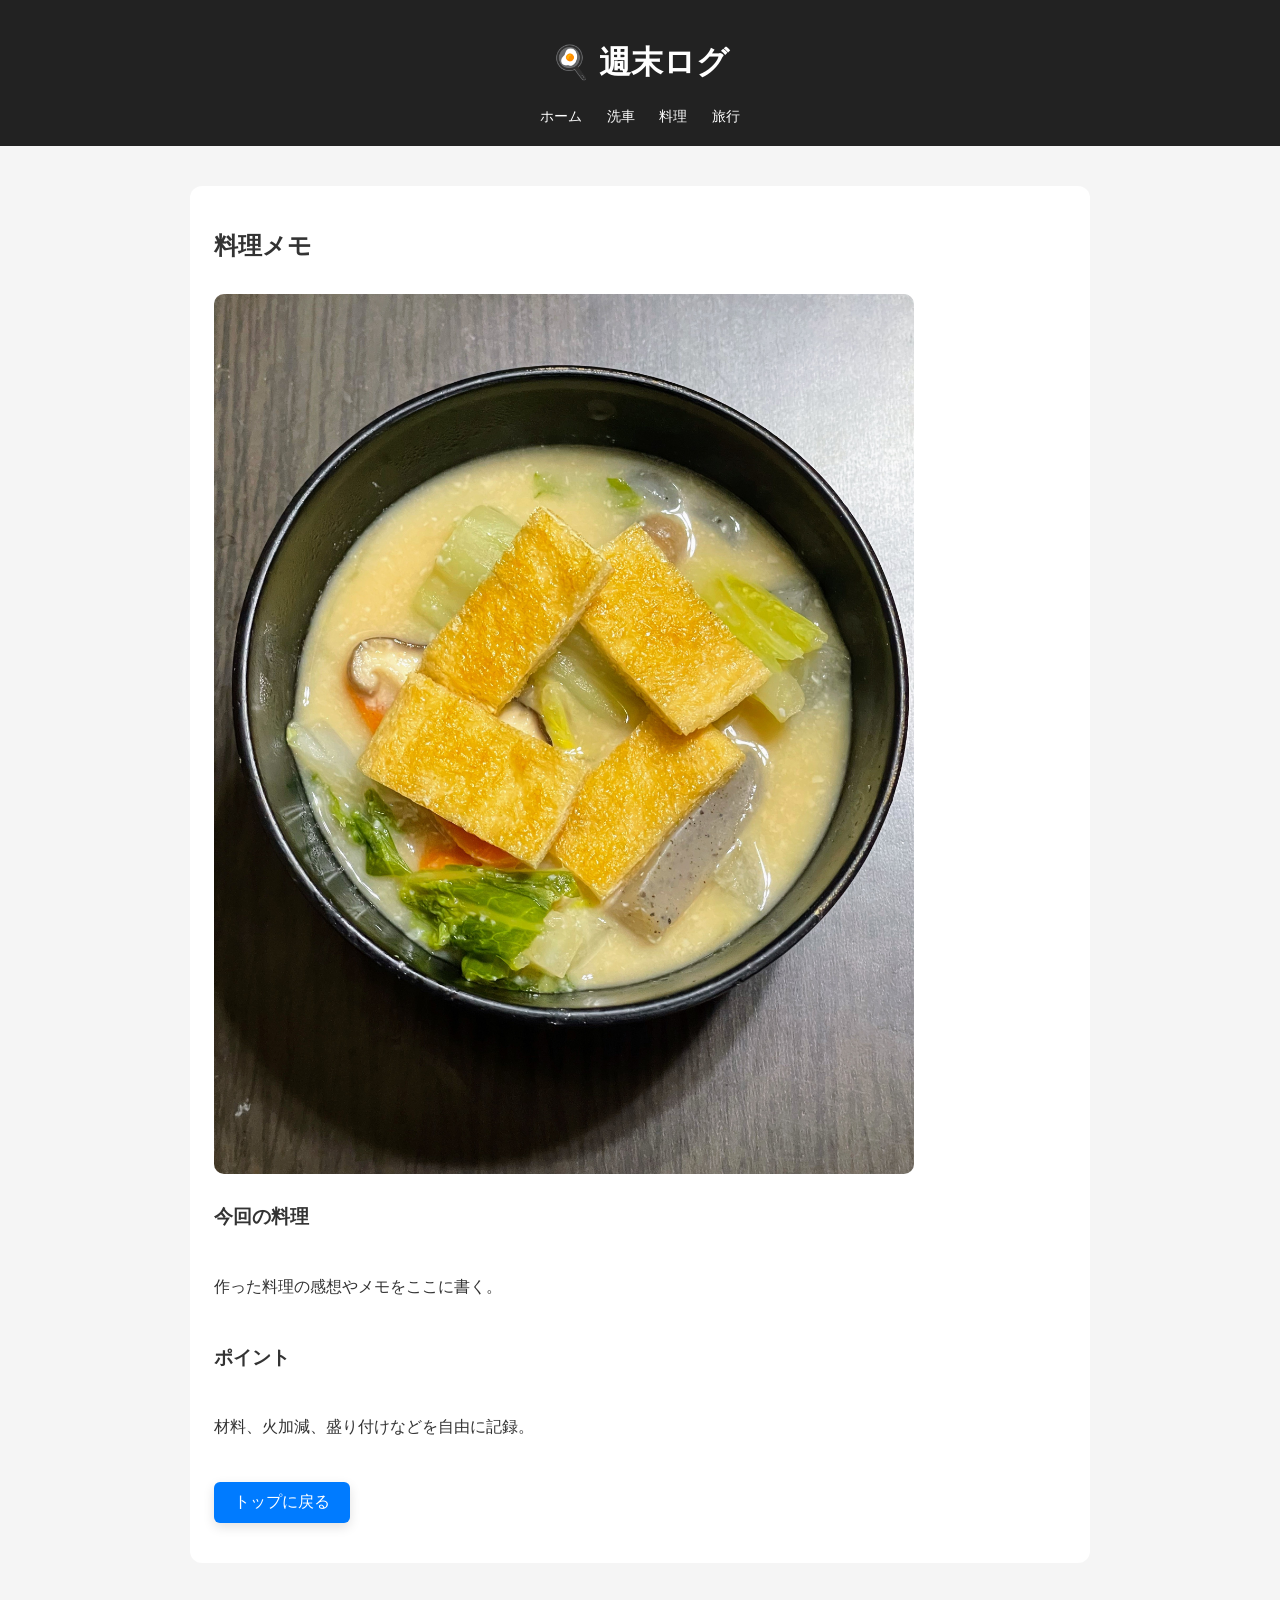
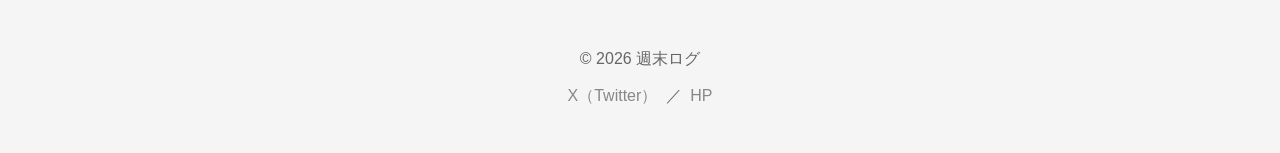
<file: cooking.html>
<!DOCTYPE html>
<html lang="ja">
<head>
  <meta charset="UTF-8">
  <meta name="viewport" content="width=device-width, initial-scale=1.0">
  <title>料理記録 | 週末ログ</title>
  <link rel="stylesheet" href="style.css">
</head>
<body>

  <header>
    <h1>🍳 週末ログ</h1>
    <nav>
      <a href="index.html">ホーム</a>
      <a href="carwash.html">洗車</a>
      <a href="cooking.html">料理</a>
      <a href="travel.html">旅行</a>
    </nav>
  </header>

  <main class="single-page">
    <article class="post">
      <h2>料理メモ</h2>
      <img src="cooking.jpg" alt="" class="detail-photo">

      <h3>今回の料理</h3>
      <p>作った料理の感想やメモをここに書く。</p>

      <h3>ポイント</h3>
      <p>材料、火加減、盛り付けなどを自由に記録。</p>

      <p><a href="index.html" class="btn">トップに戻る</a></p>
    </article>
  </main>

  <footer>
    <p>© 2026 週末ログ</p>
    <p>
      <a href="https://x.com/potato_weekend" target="_blank" rel="noopener noreferrer">X（Twitter）</a>
      ／
      <a href="https://tomo3mayu3-boop.github.io/homepage/" target="_blank" rel="noopener noreferrer">HP</a>
    </p>
  </footer>

</body>
</html>
</file>
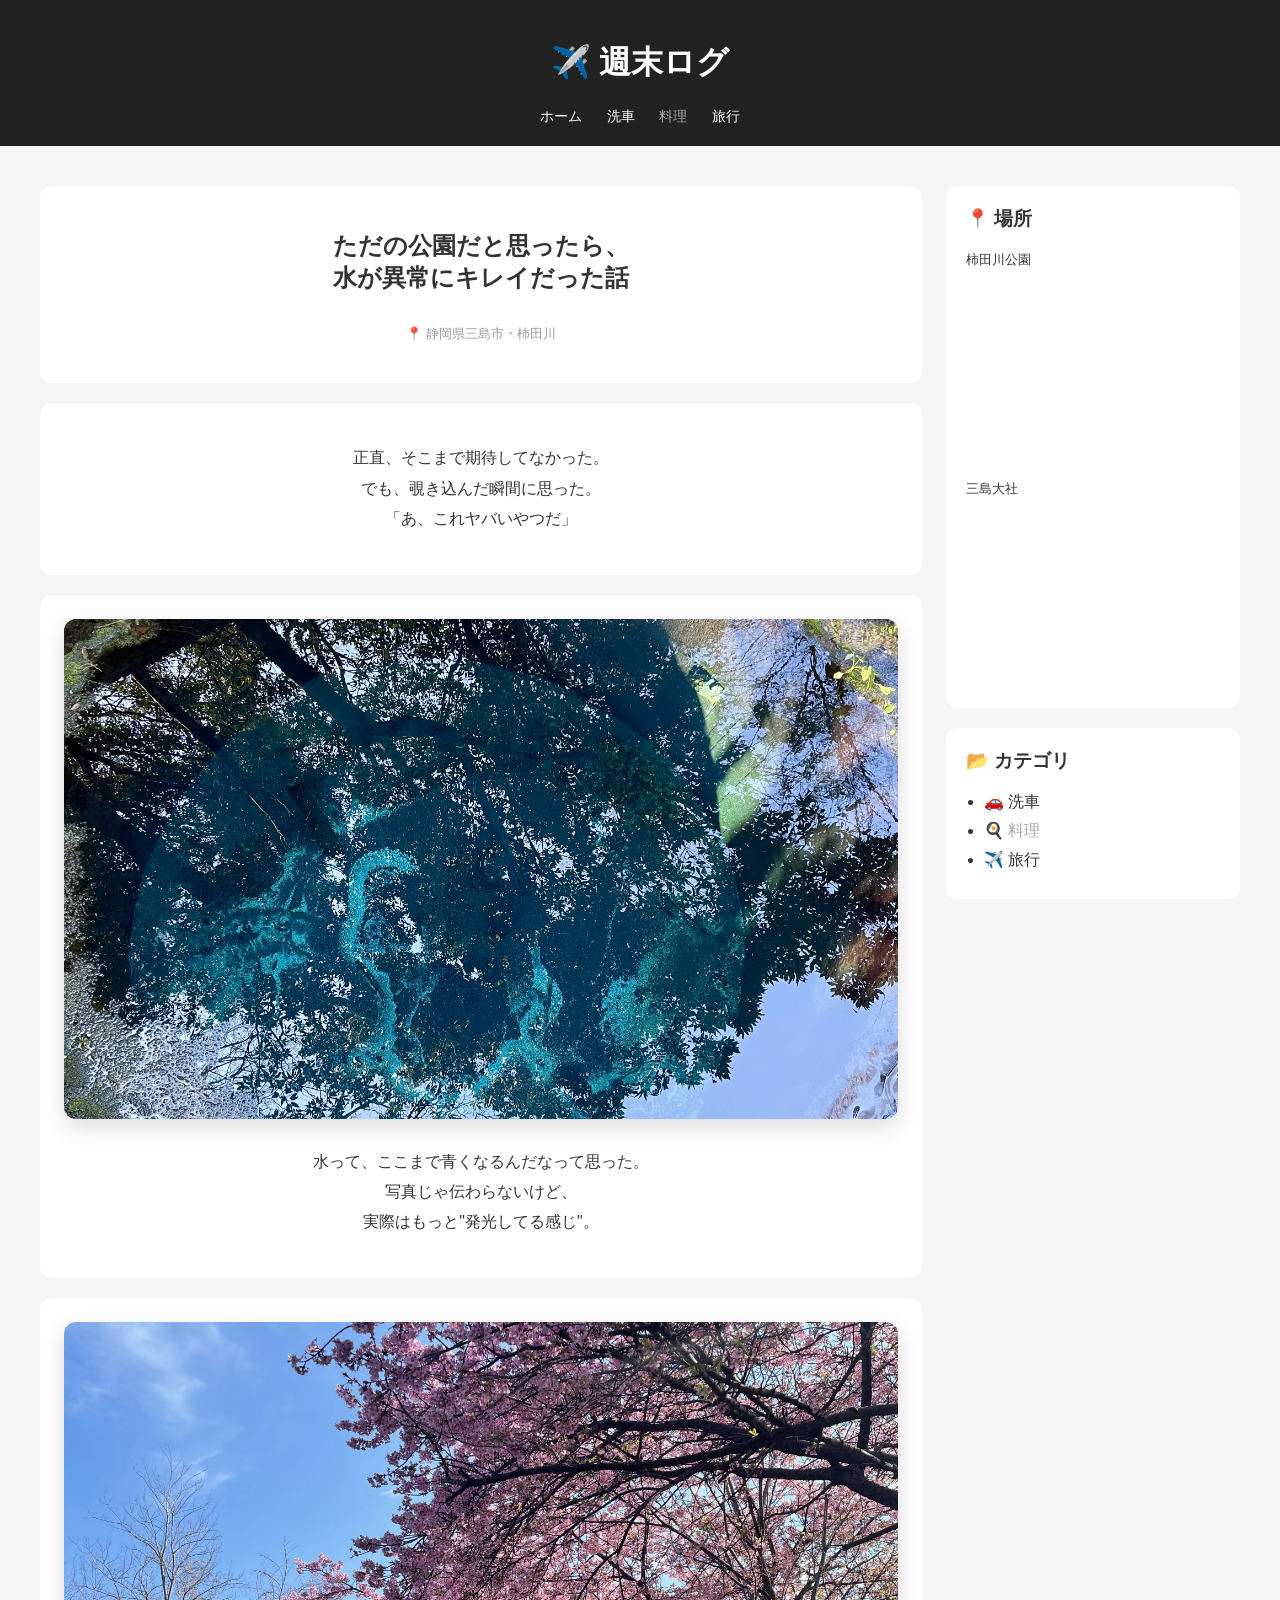
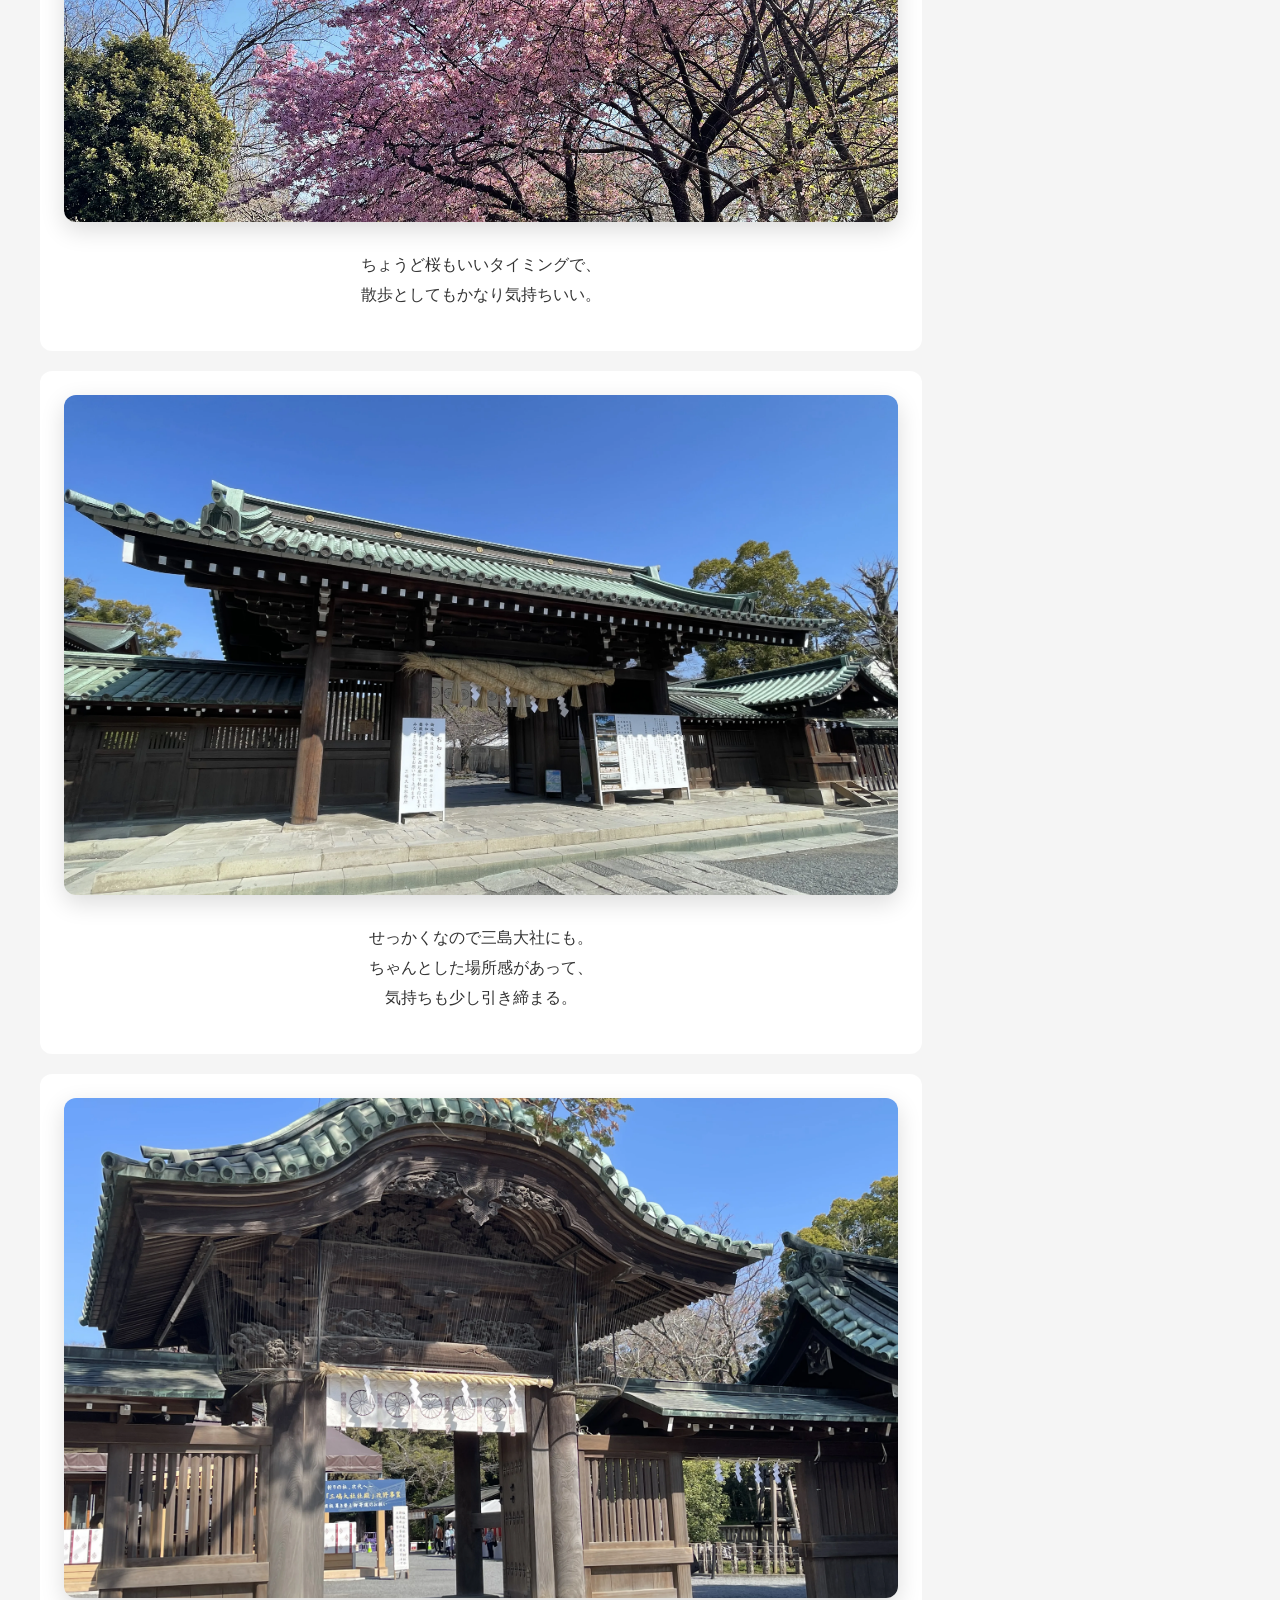
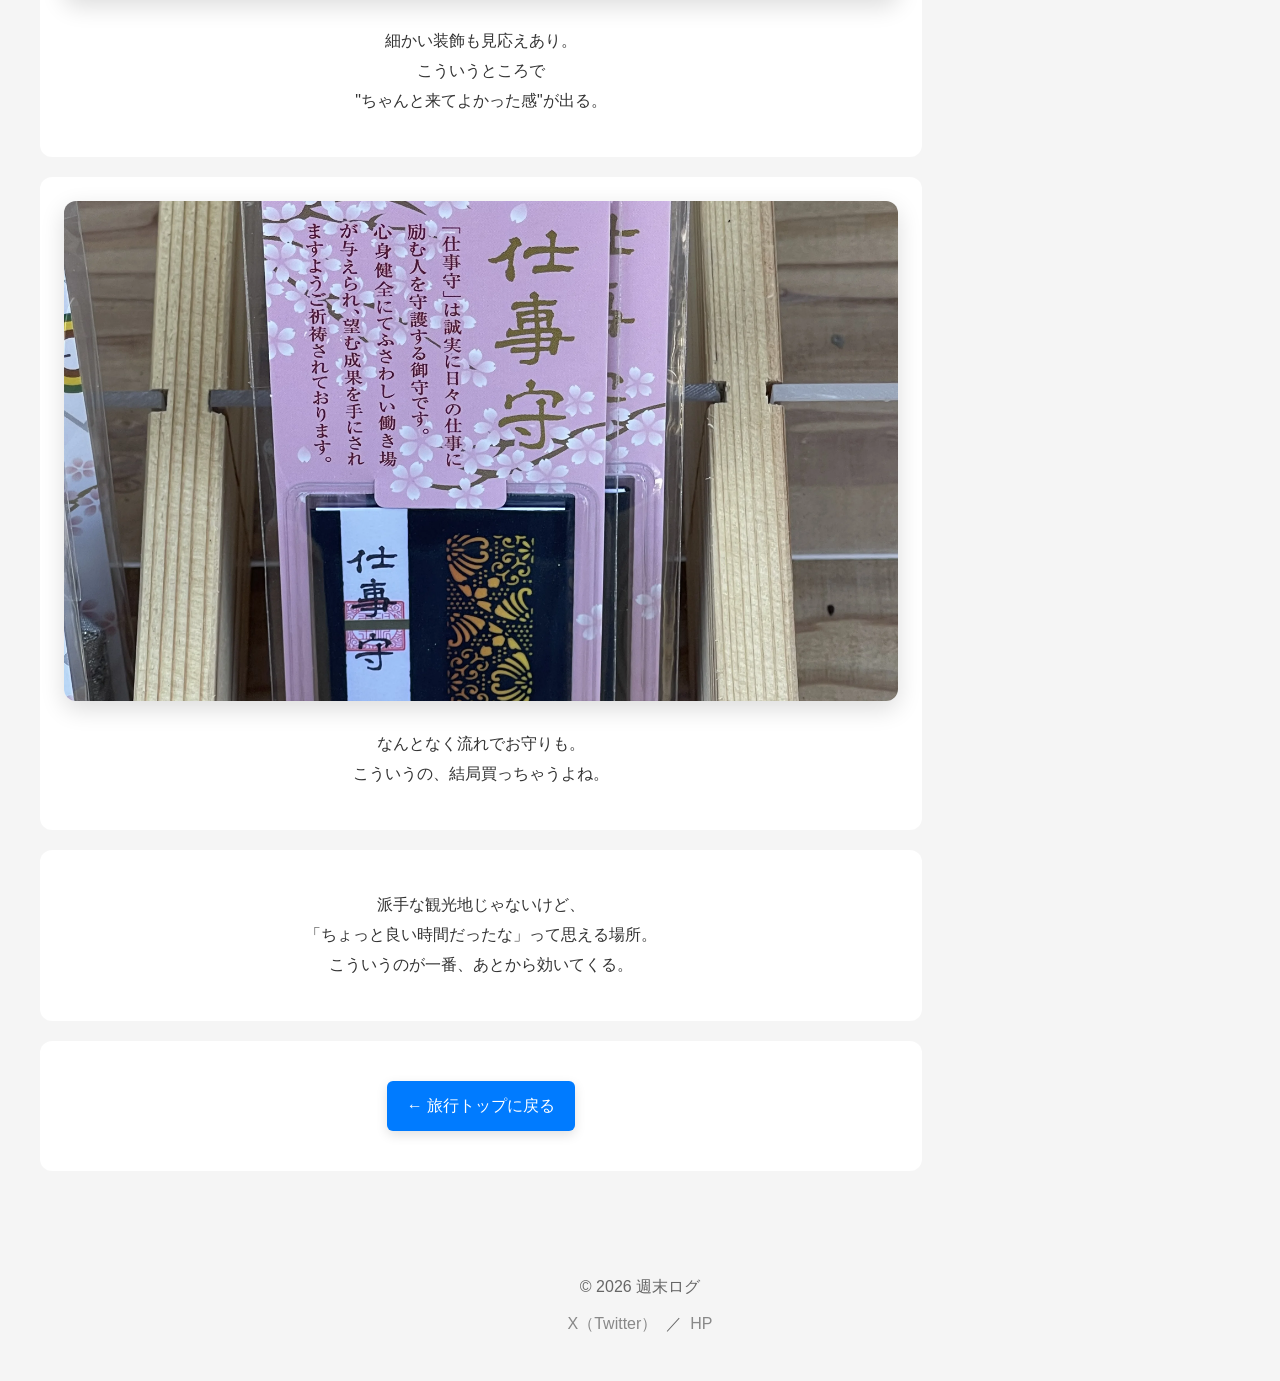
<file: travel-1.html>
<!DOCTYPE html>
<html lang="ja">
<head>
  <meta charset="UTF-8">
  <meta name="viewport" content="width=device-width, initial-scale=1.0">
  <title>ただの公園だと思ったら、水が異常にキレイだった話 | 週末ログ</title>
  <meta name="description" content="静岡・柿田川と三島大社へ。期待せず行ったら、水がヤバかった。">
  <meta property="og:title" content="ただの公園だと思ったら、水が異常にキレイだった話 | 週末ログ">
  <meta property="og:description" content="静岡・柿田川と三島大社へ。期待せず行ったら、水がヤバかった。">
  <meta property="og:image" content="https://tomo3mayu3-boop.github.io/homepage/images/travel/travel1.webp">
  <meta property="og:url" content="https://tomo3mayu3-boop.github.io/homepage/travel-1.html">
  <link rel="stylesheet" href="style.css">
</head>
<body>

<header>
  <h1>✈️ 週末ログ</h1>
  <nav>
    <a href="index.html">ホーム</a>
    <a href="carwash.html">洗車</a>
    <span class="category disabled">料理</span>
    <a href="travel.html">旅行</a>
  </nav>
</header>

<main class="layout">
  <div class="content">
    <div class="travel-article">

      <section class="hero">
        <h2>ただの公園だと思ったら、<br>水が異常にキレイだった話</h2>
        <p class="travel-location">📍 静岡県三島市・柿田川</p>
      </section>

      <section>
        <p>正直、そこまで期待してなかった。<br>
でも、覗き込んだ瞬間に思った。<br>
「あ、これヤバいやつだ」</p>
      </section>

      <section>
        <img src="images/travel/travel1.webp" alt="柿田川の青い水" class="viewer-photo">
        <p>水って、ここまで青くなるんだなって思った。<br>
写真じゃ伝わらないけど、<br>
実際はもっと"発光してる感じ"。</p>
      </section>

      <section>
        <img src="images/travel/travel2.webp" alt="桜" class="viewer-photo">
        <p>ちょうど桜もいいタイミングで、<br>
散歩としてもかなり気持ちいい。</p>
      </section>

      <section>
        <img src="images/travel/travel3.webp" alt="三島大社" class="viewer-photo">
        <p>せっかくなので三島大社にも。<br>
ちゃんとした場所感があって、<br>
気持ちも少し引き締まる。</p>
      </section>

      <section>
        <img src="images/travel/travel4.webp" alt="三島大社の装飾" class="viewer-photo">
        <p>細かい装飾も見応えあり。<br>
こういうところで<br>
"ちゃんと来てよかった感"が出る。</p>
      </section>

      <section>
        <img src="images/travel/travel5.webp" alt="お守り" class="viewer-photo">
        <p>なんとなく流れでお守りも。<br>
こういうの、結局買っちゃうよね。</p>
      </section>

      <section>
        <p>派手な観光地じゃないけど、<br>
「ちょっと良い時間だったな」って思える場所。<br>
こういうのが一番、あとから効いてくる。</p>
      </section>

      <section>
        <p><a href="travel.html" class="btn">← 旅行トップに戻る</a></p>
      </section>

    </div>
  </div>

  <aside class="sidebar">
    <div class="sidebar-box">
      <h3>📍 場所</h3>
      <p style="font-size:13px; margin-bottom:6px;">柿田川公園</p>
      <iframe
        src="https://maps.google.com/maps?q=柿田川公園,静岡県清水町&output=embed&z=14"
        width="100%"
        height="180"
        style="border:0; border-radius:8px; margin-bottom:8px;"
        allowfullscreen=""
        loading="lazy">
      </iframe>
      <p style="font-size:13px; margin-bottom:6px;">三島大社</p>
      <iframe
        src="https://maps.google.com/maps?q=三島大社,静岡県三島市&output=embed&z=14"
        width="100%"
        height="180"
        style="border:0; border-radius:8px;"
        allowfullscreen=""
        loading="lazy">
      </iframe>
    </div>
    <div class="sidebar-box">
      <h3>📂 カテゴリ</h3>
      <ul>
        <li><a href="carwash.html">🚗 洗車</a></li>
        <li><span class="category disabled">🍳 料理</span></li>
        <li><a href="travel.html">✈️ 旅行</a></li>
      </ul>
    </div>
  </aside>
</main>

<footer>
  <p>© 2026 週末ログ</p>
  <p>
    <a href="https://x.com/potato_weekend" target="_blank" rel="noopener noreferrer">X（Twitter）</a>
    ／
    <a href="https://tomo3mayu3-boop.github.io/homepage/" target="_blank" rel="noopener noreferrer">HP</a>
  </p>
</footer>

</body>
</html>
</file>
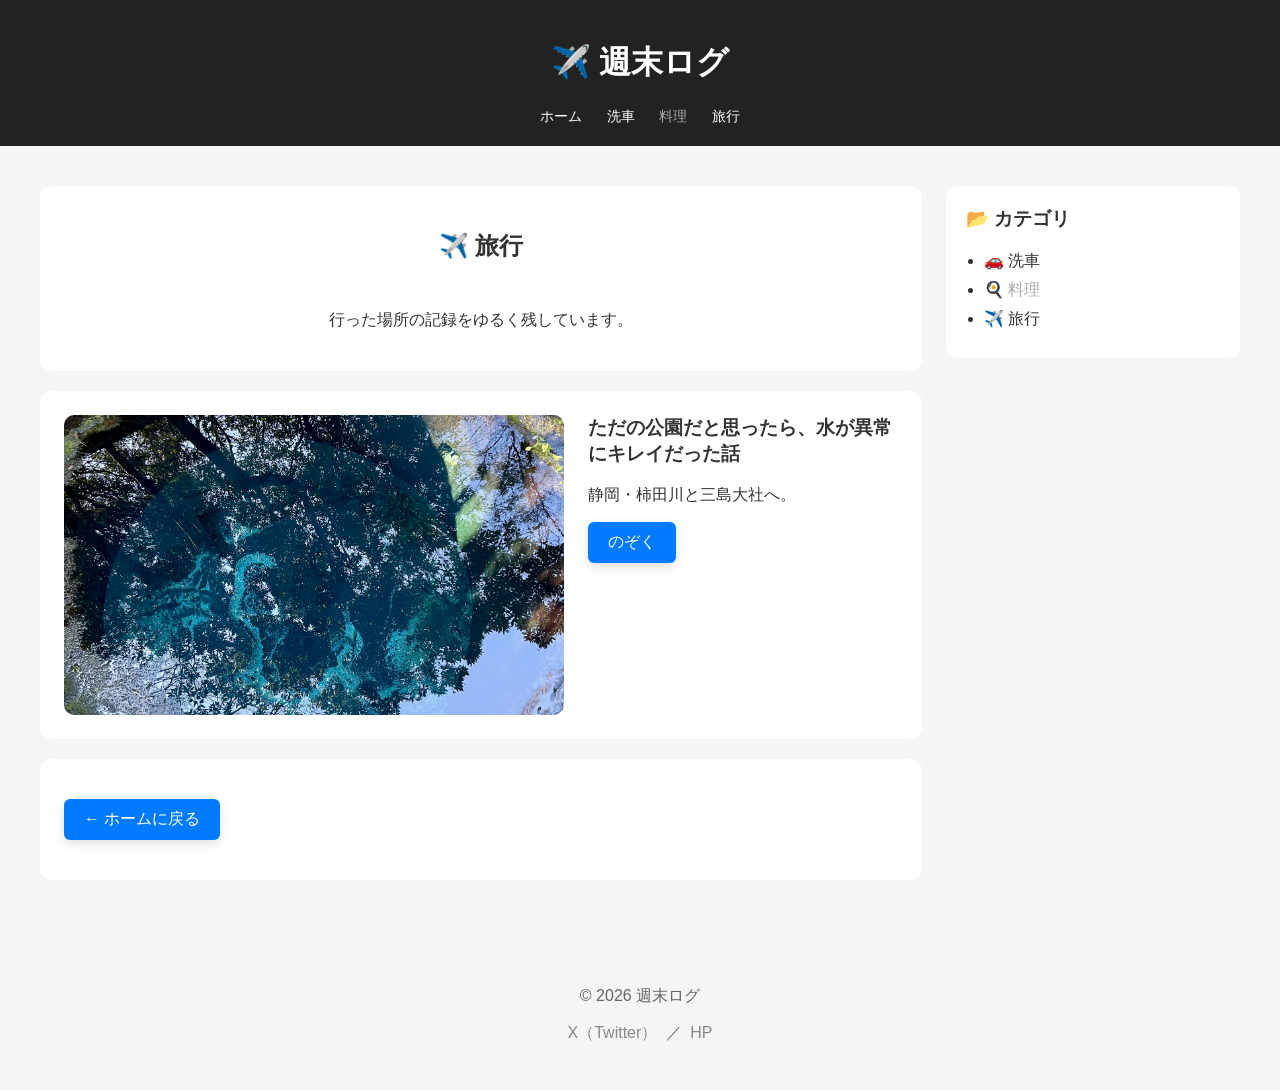
<file: travel.html>
<!DOCTYPE html>
<html lang="ja">
<head>
  <meta charset="UTF-8">
  <meta name="viewport" content="width=device-width, initial-scale=1.0">
  <title>旅行記録 | 週末ログ</title>
  <link rel="stylesheet" href="style.css">
</head>
<body>

  <header>
    <h1>✈️ 週末ログ</h1>
    <nav>
      <a href="index.html">ホーム</a>
      <a href="carwash.html">洗車</a>
      <span class="category disabled">料理</span>
      <a href="travel.html">旅行</a>
    </nav>
  </header>

  <main class="layout">
    <div class="content">

      <section class="hero">
        <h2>✈️ 旅行</h2>
        <p>行った場所の記録をゆるく残しています。</p>
      </section>

      <section>
        <div class="article-row">
          <img src="images/travel/travel1.webp" alt="柿田川" class="photo">
          <div class="article-text">
            <h3>ただの公園だと思ったら、水が異常にキレイだった話</h3>
            <p>静岡・柿田川と三島大社へ。</p>
            <a href="travel-1.html" class="btn">のぞく</a>
          </div>
        </div>
      </section>

      <section>
        <p><a href="index.html" class="btn">← ホームに戻る</a></p>
      </section>

    </div>

    <aside class="sidebar">
      <div class="sidebar-box">
        <h3>📂 カテゴリ</h3>
        <ul>
          <li><a href="carwash.html">🚗 洗車</a></li>
          <li><span class="category disabled">🍳 料理</span></li>
          <li><a href="travel.html">✈️ 旅行</a></li>
        </ul>
      </div>
    </aside>
  </main>

  <footer>
    <p>© 2026 週末ログ</p>
    <p>
      <a href="https://x.com/potato_weekend" target="_blank" rel="noopener noreferrer">X（Twitter）</a>
      ／
      <a href="https://tomo3mayu3-boop.github.io/homepage/" target="_blank" rel="noopener noreferrer">HP</a>
    </p>
  </footer>

</body>
</html>
</file>
<file: style.css>
html {
  scroll-behavior: smooth;
}

body {
  font-family: sans-serif;
  margin: 0;
  background: #f5f5f5;
  color: #333;
}

header {
  background: #222;
  color: white;
  text-align: center;
  padding: 20px;
}

nav {
  margin-top: 10px;
}

nav a {
  color: white;
  margin: 0 10px;
  text-decoration: none;
  font-size: 14px;
}

nav a:hover {
  text-decoration: underline;
}

.layout {
  max-width: 1200px;
  margin: 40px auto;
  padding: 0 20px;
  display: flex;
  gap: 24px;
  align-items: flex-start;
}

.content {
  flex: 3;
  min-width: 0;
}

.sidebar {
  flex: 1;
  min-width: 240px;
  position: sticky;
  top: 20px;
}

.sidebar-box {
  background: white;
  padding: 20px;
  margin-bottom: 20px;
  border-radius: 12px;
}

.sidebar-box h3 {
  margin-top: 0;
}

.sidebar-box ul {
  margin: 0;
  padding-left: 18px;
}

.sidebar-box li {
  margin-bottom: 8px;
}

.sidebar-box a {
  color: #333;
  text-decoration: none;
}

.sidebar-box a:hover {
  text-decoration: underline;
}

section,
.post {
  background: white;
  padding: 24px;
  margin-bottom: 20px;
  border-radius: 12px;
  display: flex;
  flex-direction: column;
  gap: 12px;
}

.hero {
  text-align: center;
}

.article-row {
  display: flex;
  gap: 24px;
  align-items: flex-start;
  flex-wrap: wrap;
}

.article-text {
  flex: 1;
  min-width: 240px;
}

.article-text h3 {
  margin-top: 0;
}

.photo {
  width: 100%;
  max-width: 500px;
  height: 300px;
  object-fit: cover;
  display: block;
  border-radius: 10px;
}

.detail-photo {
  width: 100%;
  max-width: 700px;
  height: auto;
  border-radius: 10px;
  display: block;
}

.mosaic-wrap {
  position: relative;
  width: 100%;
  max-width: 500px;
  height: 300px;
  flex-shrink: 0;
}

.mosaic {
  position: absolute;
  inset: 0;
  border-radius: 10px;
  overflow: hidden;
  display: grid;
  grid-template-columns: repeat(12, 1fr);
  grid-template-rows: repeat(8, 1fr);
  gap: 2px;
  pointer-events: none;
}

.pixel {
  background: rgba(180, 180, 180, 0.95);
  opacity: 0;
  transition: opacity 0.8s ease;
}

#slideshow {
  transition: opacity 2s ease, transform 2s ease;
}

.btn,
button {
  display: inline-block;
  padding: 10px 20px;
  background: #007bff;
  color: white;
  border: none;
  cursor: pointer;
  border-radius: 6px;
  text-decoration: none;
  align-self: flex-start;
}

.btn:hover,
button:hover {
  background: #0056b3;
}

.single-page {
  max-width: 900px;
  margin: 40px auto;
  padding: 0 20px;
}

.meta {
  color: #666;
  font-size: 14px;
}

footer {
  text-align: center;
  padding: 30px 20px;
  color: #666;
}

footer a {
  color: #888;
  text-decoration: none;
  margin: 0 4px;
}

footer a:hover {
  text-decoration: underline;
}

@media (max-width: 900px) {
  .layout {
    flex-direction: column;
  }

  .sidebar {
    position: static;
    width: 100%;
  }

  .article-row {
    flex-direction: column;
  }

  .photo,
  .mosaic-wrap,
  .detail-photo {
    max-width: 100%;
  }
}

.travel-article section {
  text-align: center;
}

.travel-article section p {
  line-height: 1.9;
}

.travel-location {
  color: #999;
  font-size: 13px;
  margin-top: -4px;
}

.viewer-photo {
  width: 100%;
  height: 500px;
  object-fit: cover;
  object-position: center;
  display: block;
  border-radius: 12px;
  box-shadow: 0 8px 24px rgba(0, 0, 0, 0.14);
}

.key-hint {
  display: block;
  text-align: center;
  font-size: 13px;
  color: #888;
  margin: 4px 0;
}

.gallery {
  min-height: 200px;
  display: grid;
  grid-template-columns: repeat(auto-fill, minmax(100px, 1fr));
  grid-auto-rows: 90px;
  gap: 12px;
  margin-bottom: 20px;
}

.thumb {
  width: 100%;
  height: 90px;
  object-fit: cover;
  cursor: pointer;
  border-radius: 10px;
  box-shadow: 0 6px 16px rgba(0, 0, 0, 0.15);
  transition: transform 0.2s ease, box-shadow 0.2s ease, opacity 0.2s ease, border 0.2s ease;
}

@media (hover: hover) {
  .thumb:hover {
    transform: scale(1.05);
    box-shadow: 0 10px 24px rgba(0, 0, 0, 0.25);
    opacity: 1;
  }
}

.thumb.active {
  border: 2px solid #007bff;
  transform: scale(1.08);
}

.viewer {
  display: block;
  width: 100%;
  text-align: center;
}

#mainImage {
  width: 100%;
  max-width: 500px;
  height: 300px;
  object-fit: cover;
  display: block;
  margin: 0 auto;
  border-radius: 16px;
  box-shadow: 0 12px 32px rgba(0, 0, 0, 0.18);
  transition: opacity 0.25s ease;
}

.fade-out {
  opacity: 0.3;

}

.fade-in {
  opacity: 1;

}

#info {
  min-height: 28px;
  margin-top: 14px;
  font-weight: 600;
  font-size: 18px;
}

.info {
  margin-top: 10px;
  font-size: 14px;
  color: #555;
}

#detail {
  min-height: 100px;
  margin-top: 16px;
  padding: 18px 20px;
  background: #ffffff;
  border-radius: 14px;
  box-shadow: 0 6px 18px rgba(0, 0, 0, 0.06);
  font-size: 14px;
  line-height: 1.8;
}

.detail-box {
  background: #f9f9f9;
  border-radius: 12px;
  padding: 16px 20px;
  display: grid;
  grid-template-columns: 80px 1fr;
  row-gap: 8px;
  font-size: 14px;
  text-align: left;
}

.detail-box strong {
  color: #666;
}

.detail-box span {
  font-weight: 600;
  font-size: 15px;
  color: #222;
}

/* ===== スマホ最適化 完成版 ===== */
@media (max-width: 768px) {

  /* 全体余白＆文字 */
  body {
    font-size: 15px;
    line-height: 1.7;
  }

  .layout {
    margin: 16px auto;
    padding: 0 10px;
    gap: 14px;
    flex-direction: column;
  }

  .content,
  .sidebar {
    width: 100%;
  }

  .sidebar {
    position: static;
  }

  /* カード */
  section,
  .post,
  .sidebar-box {
    padding: 14px;
    border-radius: 10px;
  }

  /* ===== ギャラリー ===== */

  .gallery {
    grid-template-columns: repeat(auto-fill, minmax(100px, 1fr));
  grid-auto-rows: 90px;
    gap: 8px;
    margin-bottom: 16px;
  }

  .thumb {
    height: 90px;
    border-radius: 8px;
  }

  /* 選択中をしっかり見せる */
  .thumb.active {
    border: 2px solid #007bff;
    transform: scale(1.05);
  }

  /* ===== メイン画像 ===== */

  #mainImage {
    width: 100%;
    height: auto;
    aspect-ratio: 4 / 3;
    border-radius: 12px;
    box-shadow: 0 10px 26px rgba(0,0,0,0.2);
  }

  /* ===== タイトル ===== */

  #info {
  min-height: 28px;
    font-size: 20px;
    font-weight: 700;
    margin-top: 12px;
  }

  /* ===== 詳細カード ===== */

  #detail {
  min-height: 100px;
    margin-top: 14px;
    padding: 14px;
    border-radius: 12px;
    box-shadow: 0 6px 16px rgba(0,0,0,0.08);
  }

  .detail-box {
    grid-template-columns: 70px 1fr;
    row-gap: 10px;
    column-gap: 6px;
    padding: 14px;
    font-size: 13px;
  }

  .detail-box strong {
    font-size: 13px;
  }

  .detail-box span {
    font-size: 15px;
  }

  /* ===== ナビ ===== */

  nav {
    text-align: center;
  }

  nav a {
    display: inline-block;
    margin: 6px 8px;
    font-size: 13px;
  }

}

.history {
  margin-top: 40px;
}

.history h2 {
  font-size: 20px;
  margin-bottom: 16px;
}

.history-list {
  display: grid;
  grid-template-columns: repeat(auto-fill, minmax(160px, 1fr));
  gap: 16px;
}

.history-item {
  background: #fff;
  border-radius: 12px;
  padding: 10px;
  box-shadow: 0 4px 12px rgba(0,0,0,0.08);
}

.history-item img {
  width: 100%;
  height: 110px;
  object-fit: cover;
  border-radius: 8px;
}

.history-item p {
  font-size: 12px;
  margin-top: 6px;
  color: #555;
}

.category-img {
  width: 300px;
  height: 200px;
  object-fit: contain;
  object-position: center;
  border-radius: 12px;
  display: block;
  background: #fff;
}

/* === 追加改善 === */

/* .photo ホバーエフェクト */
.photo {
  transition: transform 0.2s ease, box-shadow 0.2s ease;
}

@media (hover: hover) {
  .photo:hover {
    transform: scale(1.02);
    box-shadow: 0 10px 24px rgba(0,0,0,0.18);
  }
}

/* カウンター表示 */
#info {
  display: flex;
  justify-content: space-between;
  align-items: center;
  flex-wrap: wrap;
  gap: 6px;
}

.photo-label {
  font-weight: 600;
  font-size: 18px;
  color: #222;
}

.photo-counter {
  font-size: 13px;
  color: #999;
  font-weight: 400;
}

#info {
  display: block;
  text-align: center;
}

.photo-counter {
  display: block;
  margin-top: 4px;
}


/* 料理：洗車と同じ枠サイズで中を2分割 */
.mosaic-wrap.cooking-split {
  display: grid;
  grid-template-columns: 1fr 1fr;
  width: 100%;
  max-width: 500px;   /* ←変更 */
  height: 300px;      /* ←変更 */
  overflow: hidden;
  border-radius: 10px; /* ←洗車と合わせる */
  flex-shrink: 0;
}

.mosaic-wrap.cooking-split img {
  width: 100%;
  height: 300px;      /* ←ここも揃える */
  object-fit: cover;
  display: block;
}

/* スライダー（透明） */
/* ===== Before / After スライダー ===== */

.ba-container {
  position: relative;
  width: 100%;
  max-width: 500px;
  aspect-ratio: 4 / 3;
  margin: 0 auto;
  border-radius: 16px;
  overflow: hidden;
}

.ba-after,
.ba-before-wrap,
.ba-before {
  position: absolute;
  inset: 0;
}

.ba-after,
.ba-before {
  width: 100%;
  height: 100%;
  object-fit: cover;
  object-position: center;
  display: block;
}

.ba-before-wrap {
  width: 50%;
  overflow: hidden;
  z-index: 2;
}

.ba-slider {
  position: absolute;
  inset: 0;
  width: 100%;
  height: 100%;
  opacity: 0;
  cursor: ew-resize;
  z-index: 4;
}

.ba-handle {
  position: absolute;
  top: 0;
  left: 50%;
  width: 2px;
  height: 100%;
  background: #fff;
  z-index: 3;
}

.ba-handle::after {
  content: "";
  position: absolute;
  top: 50%;
  left: 50%;
  width: 18px;
  height: 18px;
  background: #fff;
  border-radius: 50%;
  transform: translate(-50%, -50%);
}

/* ===== ボタン強化（プロ仕様） ===== */
.btn {
  transition: transform 0.2s ease, box-shadow 0.2s ease, background 0.2s ease;
  box-shadow: 0 4px 12px rgba(0, 0, 0, 0.12);
}

.btn:hover {
  transform: translateY(-2px);
  box-shadow: 0 8px 20px rgba(0, 0, 0, 0.16);
}

.btn:active {
  transform: translateY(1px);
  box-shadow: 0 2px 8px rgba(0, 0, 0, 0.12);
}

/* ===== 画像の質感アップ ===== */
.photo {
  filter: contrast(1.05) brightness(0.98);
}

/* ===== 洗車スライダーを主役化 ===== */
#carwash .mosaic-wrap {
  border-radius: 14px;
  overflow: hidden;
  box-shadow: 0 10px 28px rgba(0, 0, 0, 0.14);
  background: #fff;
}

#carwash #slideshow {
  transition: opacity 1.2s ease, transform 1.8s ease;
}

#carwash .mosaic {
  border-radius: 14px;
}

#carwash .article-text {
  padding-top: 4px;
}

.btn.disabled {
  background: #ccc;
  cursor: not-allowed;
  pointer-events: none;
}

/* ===== 旅行だけサイズ統一 ===== */
.travel-photo {
  width: 100%;
  height: 300px;
  object-fit: cover;
  object-position: center 70%;
  display: block;
  border-radius: 16px;
}

.category.disabled {
  color: #aaa;
  cursor: not-allowed;
  pointer-events: none;
}

nav a,
nav span {
  display: inline-block;
  margin: 0 10px;
  font-size: 14px;
}

nav span {
  color: #aaa;
}

.profile-tags {
  margin-top: 6px;
  font-size: 0.8rem;
  color: #999;
  letter-spacing: 0.05em;
}

.profile-img {
  width: 100%;
  max-width: 180px;   /* ←ここが重要（サイズ調整） */
  height: auto;
  display: block;
  margin: 0 auto 12px;
  border-radius: 12px;
}

.ai-note {
  font-size: 0.8rem;
  color: #999;
  margin-top: 10px;
}
</file>
